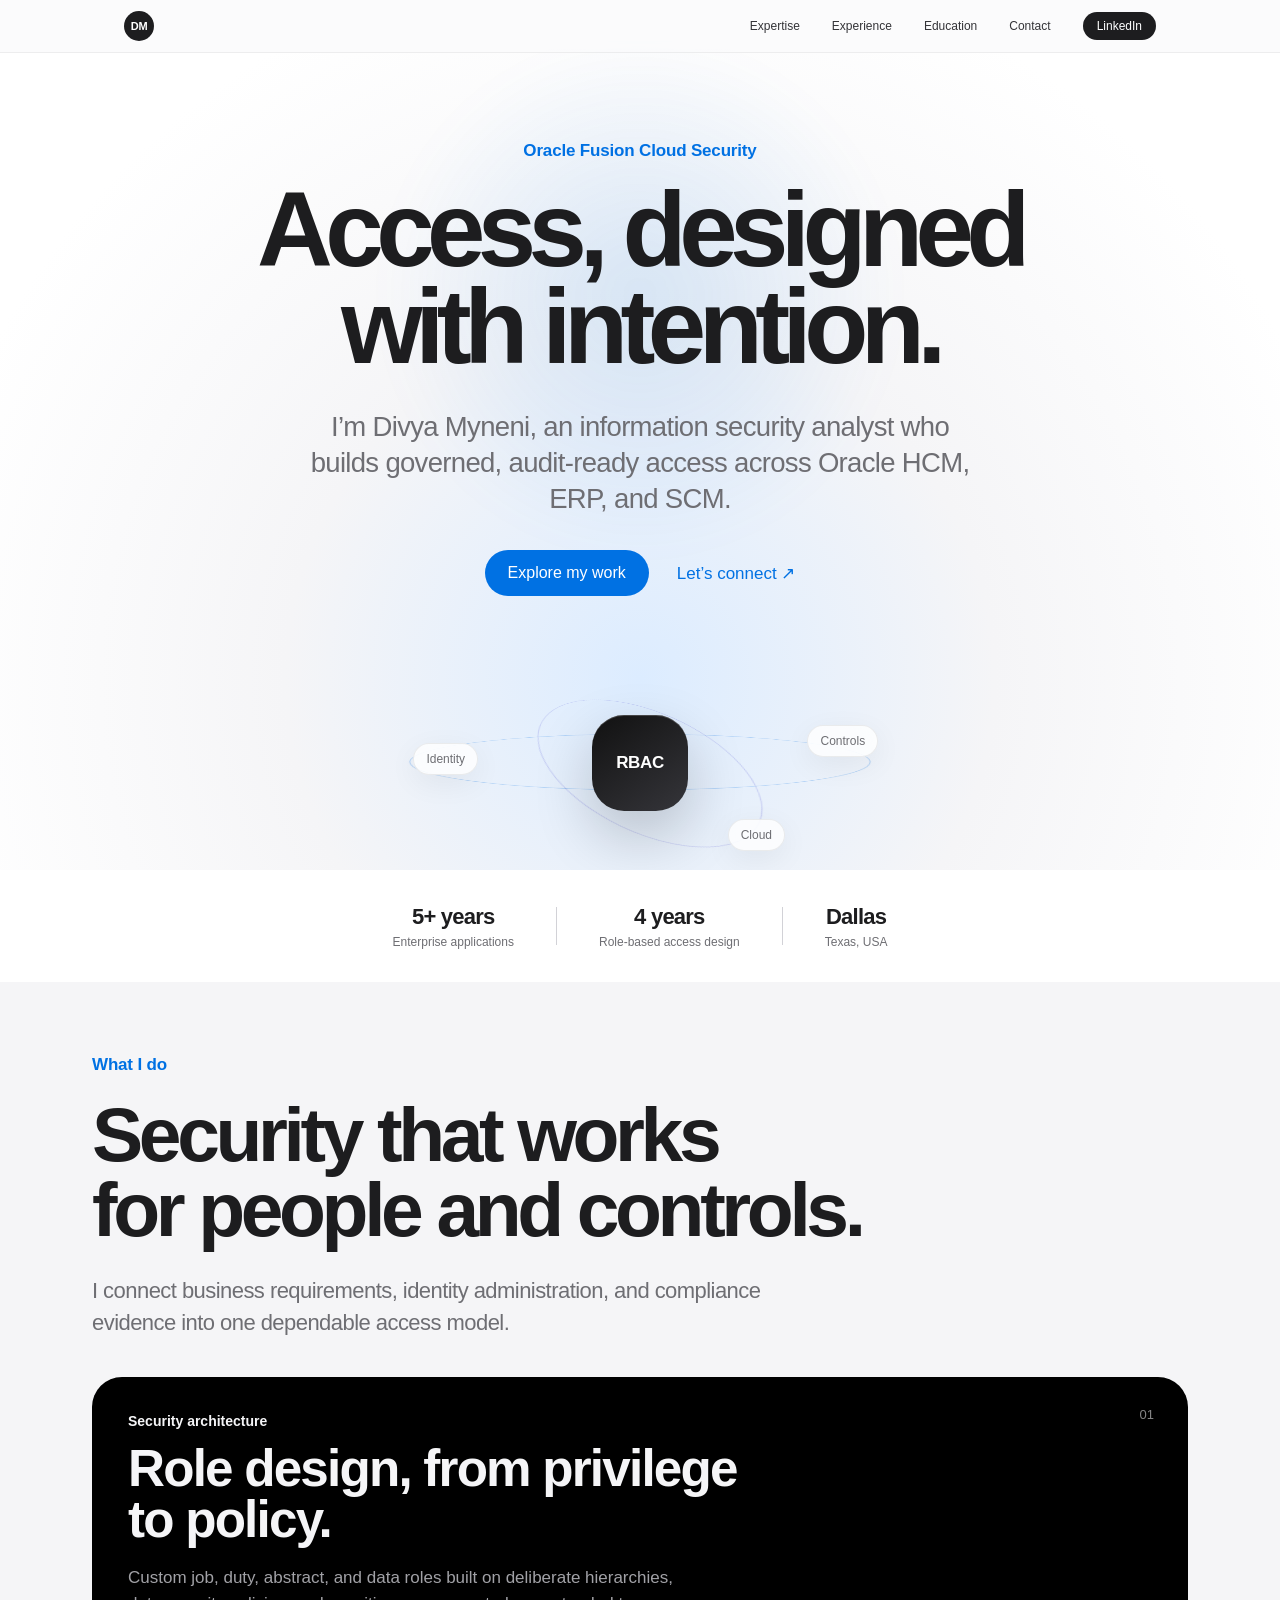
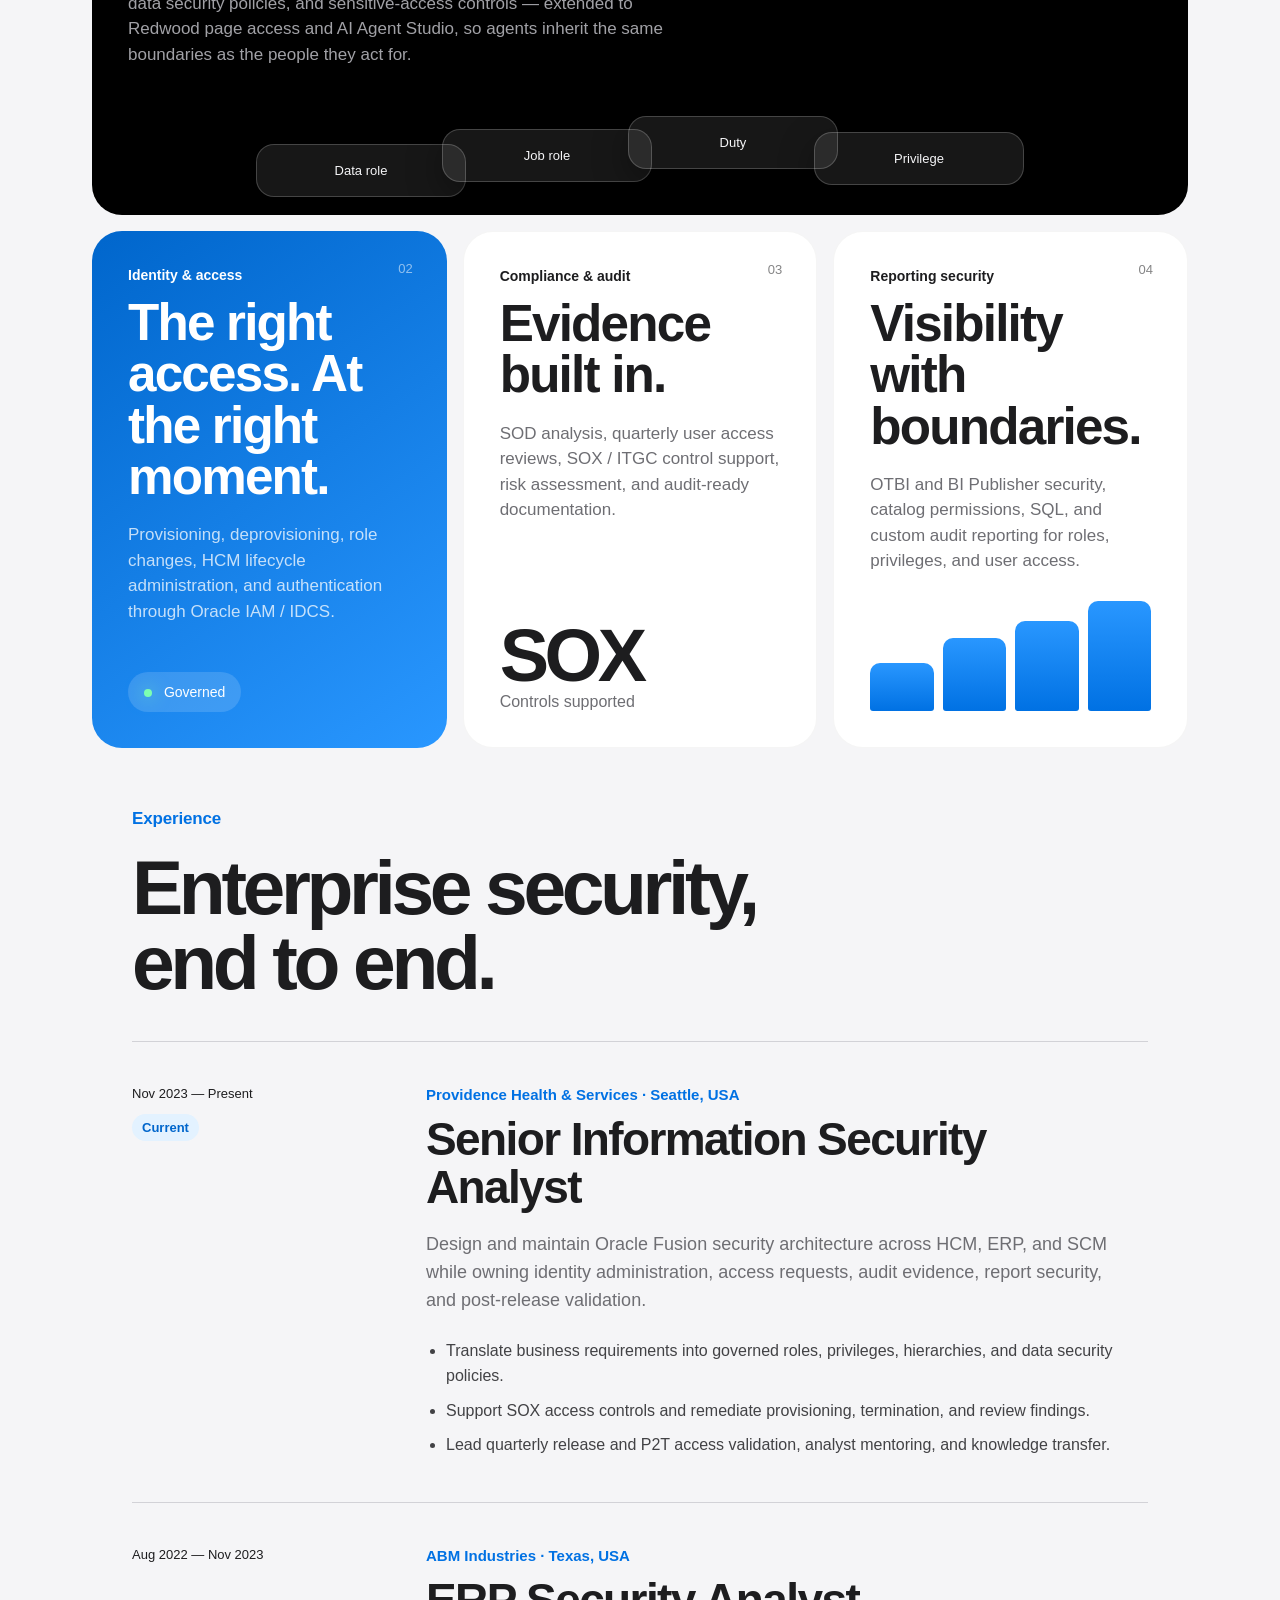
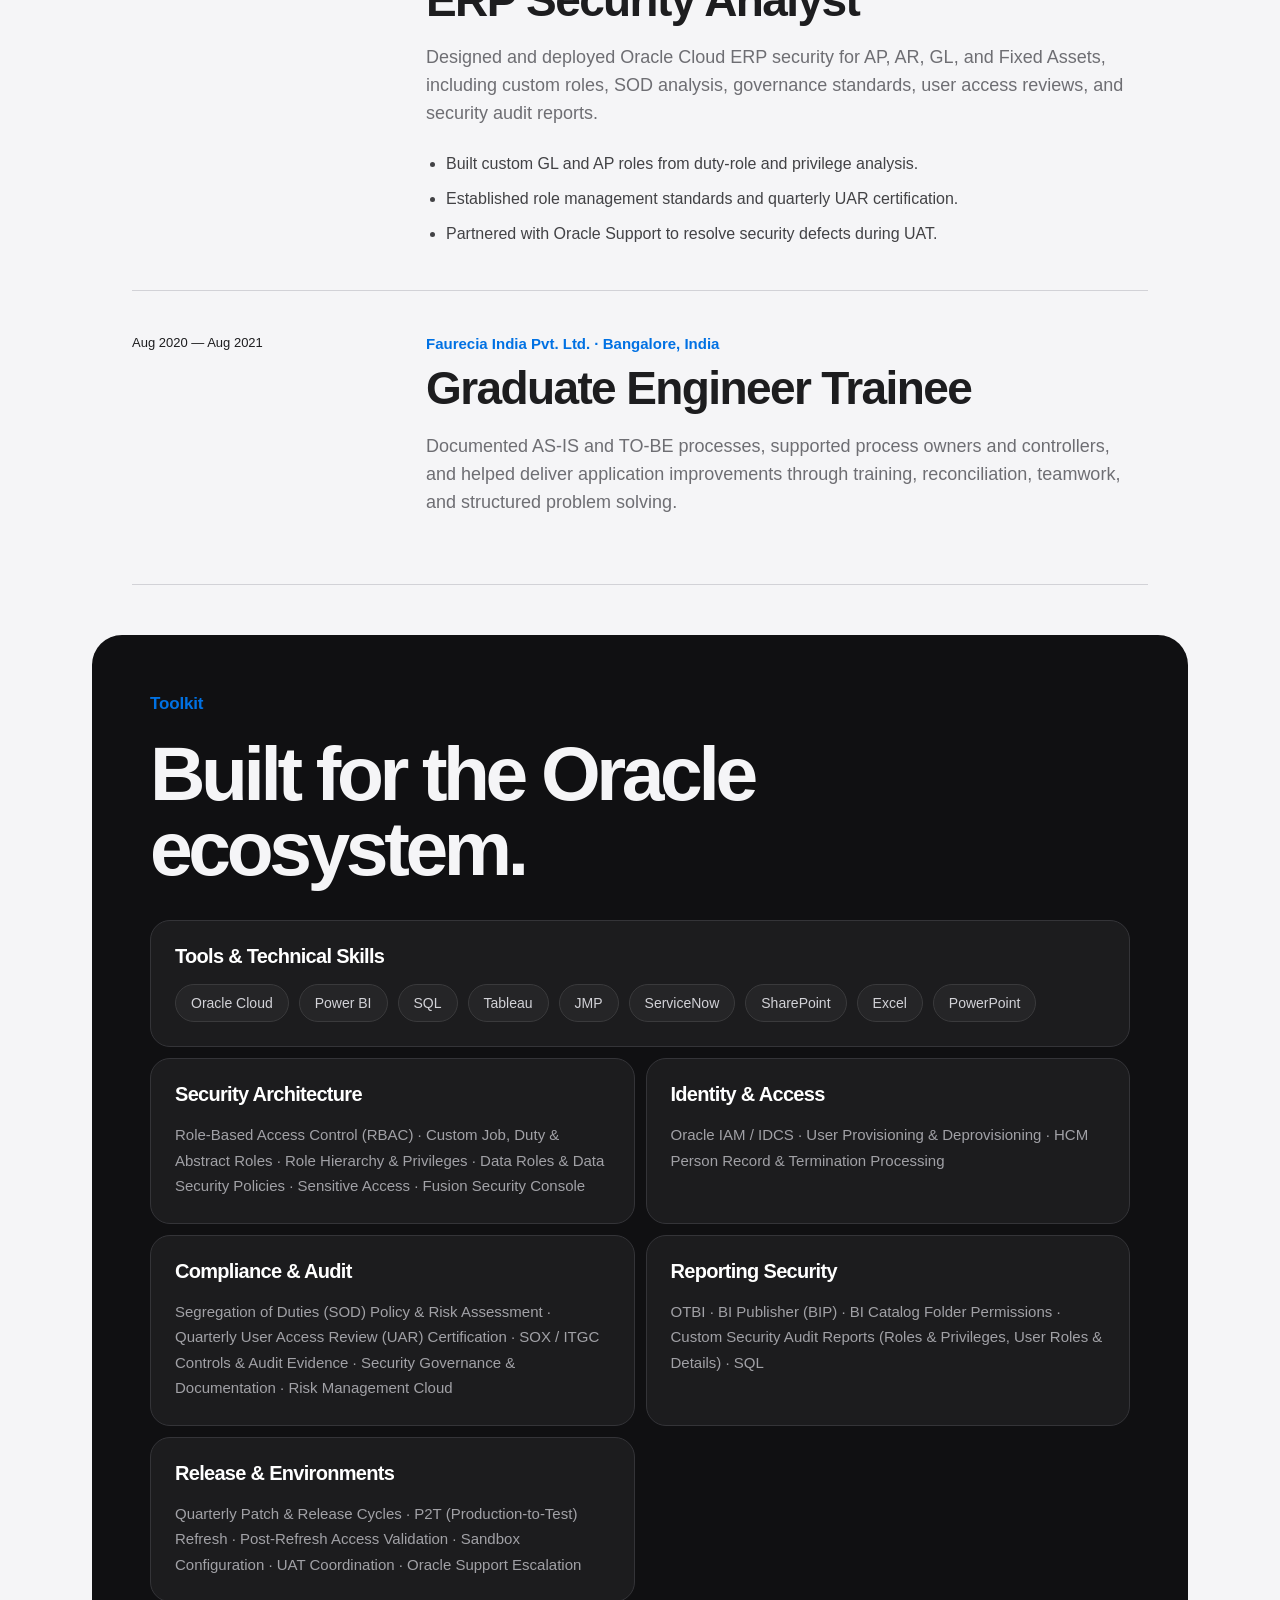
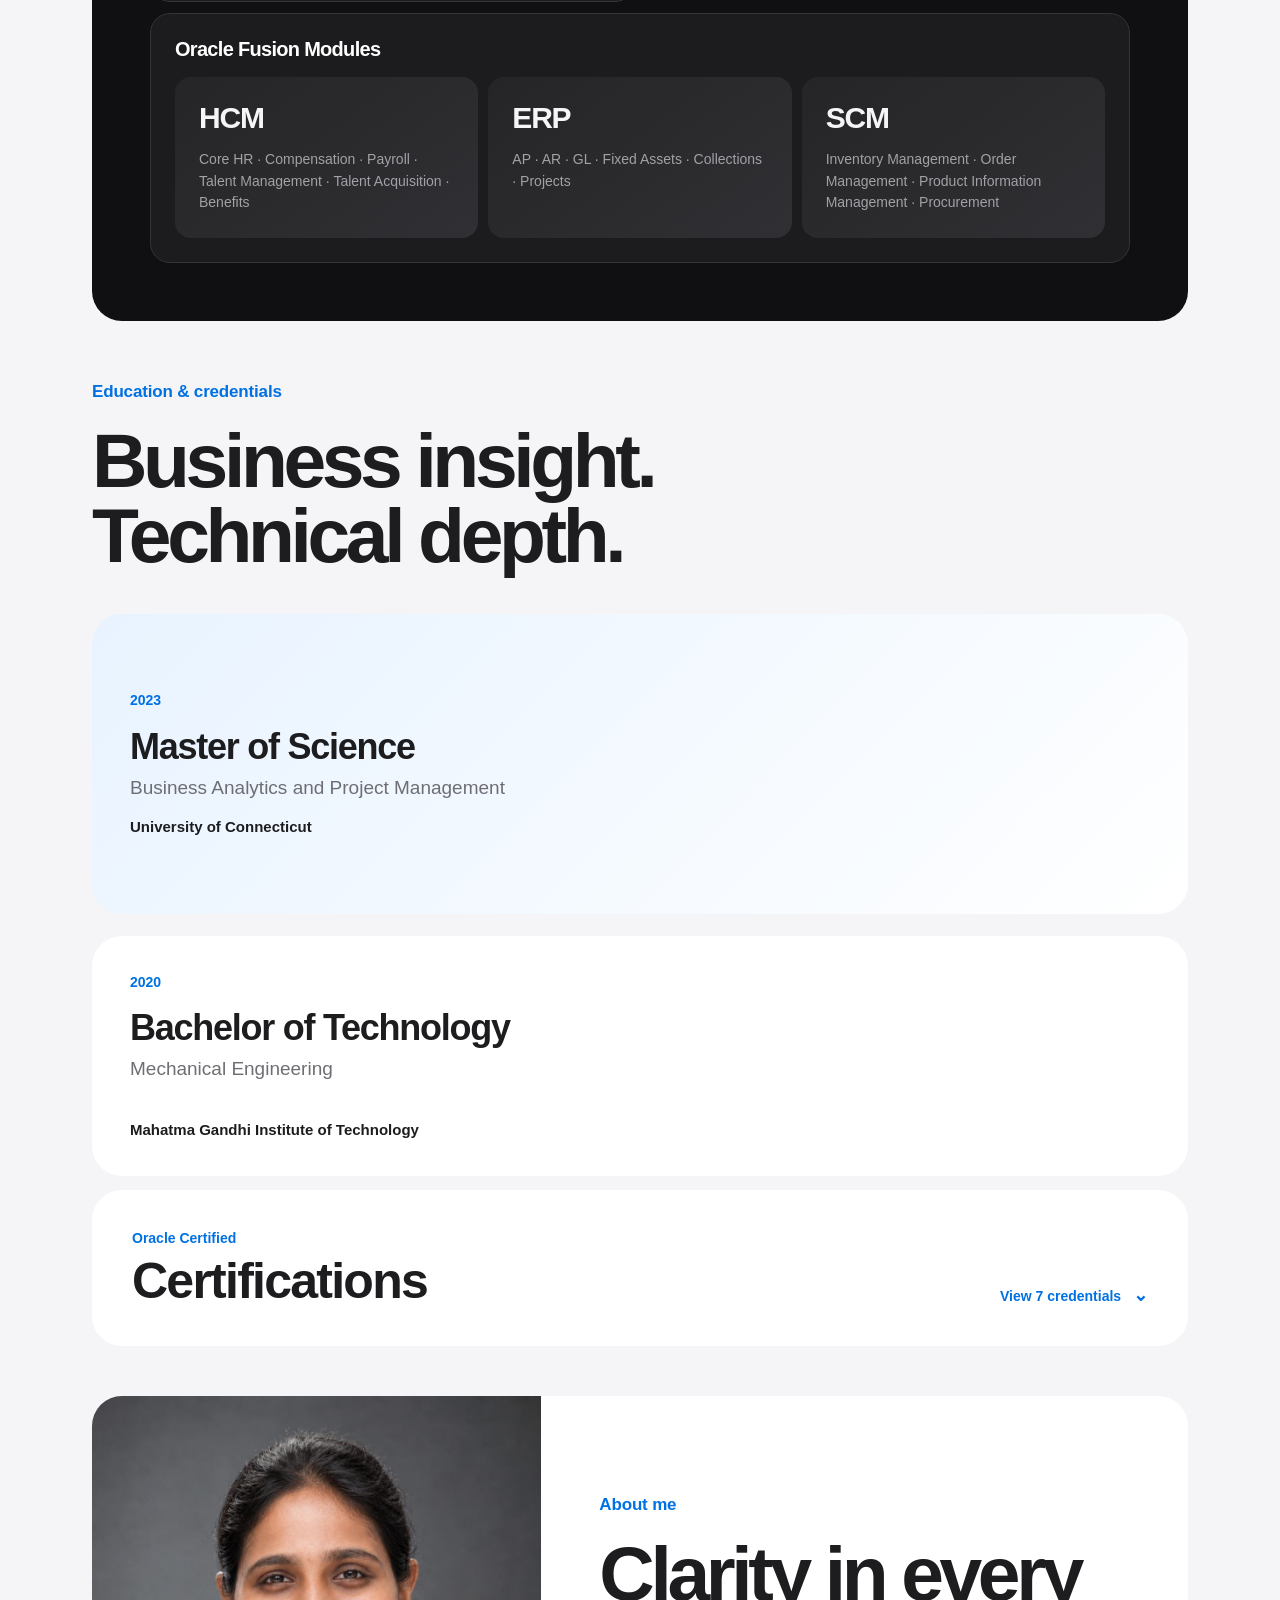
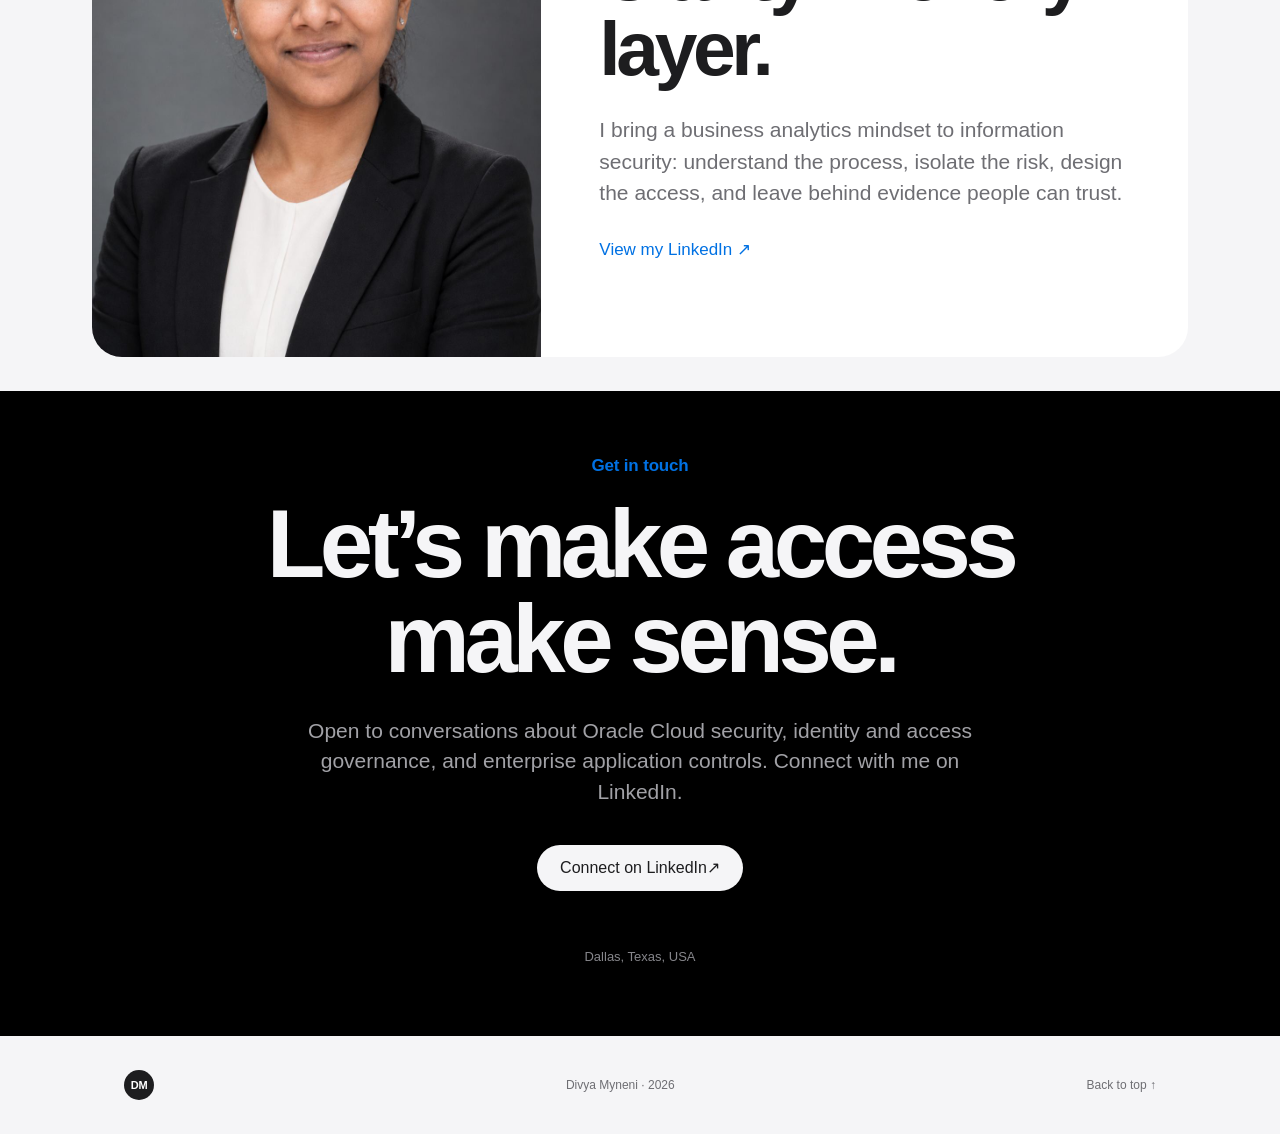
<file: index.html>
<!doctype html>
<html lang="en">
<head>
  <meta charset="utf-8">
  <meta name="viewport" content="width=device-width, initial-scale=1">
  <meta name="theme-color" content="#f5f5f7">
  <meta name="description" content="Divya Myneni is an Oracle Fusion Cloud security specialist focused on identity, access governance, RBAC, SOX controls, and enterprise applications.">
  <meta property="og:title" content="Divya Myneni — Oracle Fusion Cloud Security">
  <meta property="og:description" content="Designing governed, audit-ready access across Oracle HCM, ERP, and SCM.">
  <meta property="og:type" content="website">
  <meta property="og:image" content="http://127.0.0.1:4173/assets/og.png">
  <meta name="twitter:card" content="summary_large_image">
  <meta name="twitter:title" content="Divya Myneni — Oracle Fusion Cloud Security">
  <meta name="twitter:description" content="Designing governed, audit-ready access across Oracle HCM, ERP, and SCM.">
  <meta name="twitter:image" content="http://127.0.0.1:4173/assets/og.png">
  <title>Divya Myneni — Oracle Cloud Security</title>
  <link rel="icon" href="assets/images/favicon.ico">
  <link rel="stylesheet" href="main.3f6952e4.css">
  <link rel="stylesheet" href="toolkit.css">
  <link rel="stylesheet" href="toolkit.css">
</head>
<body>
  <header class="site-header">
    <nav class="nav-shell" aria-label="Primary navigation">
      <a class="wordmark" href="#top" aria-label="Divya Myneni home">DM</a>
      <button class="menu-toggle" type="button" aria-expanded="false" aria-controls="nav-links">Menu</button>
      <div class="nav-links" id="nav-links">
        <a href="#expertise">Expertise</a>
        <a href="#experience">Experience</a>
        <a href="#education">Education</a>
        <a href="#contact">Contact</a>
        <a class="nav-resume" href="https://www.linkedin.com/in/mynenidivya/" target="_blank" rel="noopener noreferrer">LinkedIn</a>
      </div>
    </nav>
  </header>

  <main id="top">
    <section class="hero" aria-labelledby="hero-title">
      <div class="hero-glow" aria-hidden="true"></div>
      <div class="hero-content reveal visible">
        <p class="eyebrow">Oracle Fusion Cloud Security</p>
        <h1 id="hero-title">Access, designed<br>with intention.</h1>
        <p class="hero-copy">I’m Divya Myneni, an information security analyst who builds governed, audit-ready access across Oracle HCM, ERP, and SCM.</p>
        <div class="hero-actions">
          <a class="button button-primary" href="#experience">Explore my work</a>
          <a class="text-link" href="#contact">Let’s connect <span aria-hidden="true">↗</span></a>
        </div>
        <div class="security-orbit" aria-hidden="true">
          <div class="orbit orbit-one"></div><div class="orbit orbit-two"></div>
          <div class="core"><span>RBAC</span></div>
          <span class="orbit-label label-one">Identity</span><span class="orbit-label label-two">Controls</span><span class="orbit-label label-three">Cloud</span>
        </div>
      </div>
    </section>

    <section class="preview-strip" aria-label="Professional summary">
      <p><strong>5+ years</strong><span>Enterprise applications</span></p>
      <i aria-hidden="true"></i>
      <p><strong>4 years</strong><span>Role-based access design</span></p>
      <i aria-hidden="true"></i>
      <p><strong>Dallas</strong><span>Texas, USA</span></p>
    </section>

    <section class="section intro-section" id="expertise">
      <div class="section-heading reveal">
        <p class="eyebrow">What I do</p>
        <h2>Security that works<br>for people and controls.</h2>
        <p>I connect business requirements, identity administration, and compliance evidence into one dependable access model.</p>
      </div>
      <div class="bento-grid">
        <article class="bento-card bento-dark bento-wide reveal">
          <span class="card-number">01</span>
          <div>
            <p class="card-kicker">Security architecture</p>
            <h3>Role design, from privilege to policy.</h3>
            <p>Custom job, duty, abstract, and data roles built on deliberate hierarchies, data security policies, and sensitive-access controls — extended to Redwood page access and AI Agent Studio, so agents inherit the same boundaries as the people they act for.</p>
          </div>
          <div class="role-stack" aria-hidden="true"><span>Data role</span><span>Job role</span><span>Duty</span><span>Privilege</span></div>
        </article>
        <article class="bento-card bento-blue reveal">
          <span class="card-number">02</span>
          <div>
            <p class="card-kicker">Identity &amp; access</p>
            <h3>The right access. At the right moment.</h3>
            <p>Provisioning, deprovisioning, role changes, HCM lifecycle administration, and authentication through Oracle IAM / IDCS.</p>
          </div>
          <div class="status-pill"><span></span> Governed</div>
        </article>
        <article class="bento-card bento-light reveal">
          <span class="card-number">03</span>
          <div>
            <p class="card-kicker">Compliance &amp; audit</p>
            <h3>Evidence built in.</h3>
            <p>SOD analysis, quarterly user access reviews, SOX / ITGC control support, risk assessment, and audit-ready documentation.</p>
          </div>
          <div class="metric"><strong>SOX</strong><span>Controls supported</span></div>
        </article>
        <article class="bento-card bento-light reveal">
          <span class="card-number">04</span>
          <div>
            <p class="card-kicker">Reporting security</p>
            <h3>Visibility with boundaries.</h3>
            <p>OTBI and BI Publisher security, catalog permissions, SQL, and custom audit reporting for roles, privileges, and user access.</p>
          </div>
          <div class="mini-bars" aria-hidden="true"><span></span><span></span><span></span><span></span></div>
        </article>
      </div>
    </section>

    <section class="section experience-section" id="experience">
      <div class="section-heading reveal">
        <p class="eyebrow">Experience</p>
        <h2>Enterprise security,<br>end to end.</h2>
      </div>
      <div class="timeline">
        <article class="role reveal">
          <div class="role-meta"><span class="role-date">Nov 2023 — Present</span><span class="current-dot">Current</span></div>
          <div class="role-main">
            <p class="company">Providence Health &amp; Services · Seattle, USA</p>
            <h3>Senior Information Security Analyst</h3>
            <p class="role-summary">Design and maintain Oracle Fusion security architecture across HCM, ERP, and SCM while owning identity administration, access requests, audit evidence, report security, and post-release validation.</p>
            <ul class="role-points">
              <li>Translate business requirements into governed roles, privileges, hierarchies, and data security policies.</li>
              <li>Support SOX access controls and remediate provisioning, termination, and review findings.</li>
              <li>Lead quarterly release and P2T access validation, analyst mentoring, and knowledge transfer.</li>
            </ul>
          </div>
        </article>
        <article class="role reveal">
          <div class="role-meta"><span class="role-date">Aug 2022 — Nov 2023</span></div>
          <div class="role-main">
            <p class="company">ABM Industries · Texas, USA</p>
            <h3>ERP Security Analyst</h3>
            <p class="role-summary">Designed and deployed Oracle Cloud ERP security for AP, AR, GL, and Fixed Assets, including custom roles, SOD analysis, governance standards, user access reviews, and security audit reports.</p>
            <ul class="role-points">
              <li>Built custom GL and AP roles from duty-role and privilege analysis.</li>
              <li>Established role management standards and quarterly UAR certification.</li>
              <li>Partnered with Oracle Support to resolve security defects during UAT.</li>
            </ul>
          </div>
        </article>
        <article class="role reveal">
          <div class="role-meta"><span class="role-date">Aug 2020 — Aug 2021</span></div>
          <div class="role-main">
            <p class="company">Faurecia India Pvt. Ltd. · Bangalore, India</p>
            <h3>Graduate Engineer Trainee</h3>
            <p class="role-summary">Documented AS-IS and TO-BE processes, supported process owners and controllers, and helped deliver application improvements through training, reconciliation, teamwork, and structured problem solving.</p>
          </div>
        </article>
      </div>
    </section>

    <section class="section toolkit-section" id="toolkit" aria-labelledby="toolkit-title">
      <div class="toolkit-panel reveal">
        <p class="eyebrow">Toolkit</p>
        <h2 id="toolkit-title">Built for the Oracle ecosystem.</h2>
        <div class="toolkit-groups" aria-label="Professional tools and skills">
          <article class="toolkit-group toolkit-tools"><h3>Tools &amp; Technical Skills</h3><div class="skill-tags"><span>Oracle Cloud</span><span>Power BI</span><span>SQL</span><span>Tableau</span><span>JMP</span><span>ServiceNow</span><span>SharePoint</span><span>Excel</span><span>PowerPoint</span></div></article>
          <article class="toolkit-group"><h3>Security Architecture</h3><p>Role-Based Access Control (RBAC) · Custom Job, Duty &amp; Abstract Roles · Role Hierarchy &amp; Privileges · Data Roles &amp; Data Security Policies · Sensitive Access · Fusion Security Console</p></article>
          <article class="toolkit-group"><h3>Identity &amp; Access</h3><p>Oracle IAM / IDCS · User Provisioning &amp; Deprovisioning · HCM Person Record &amp; Termination Processing</p></article>
          <article class="toolkit-group"><h3>Compliance &amp; Audit</h3><p>Segregation of Duties (SOD) Policy &amp; Risk Assessment · Quarterly User Access Review (UAR) Certification · SOX / ITGC Controls &amp; Audit Evidence · Security Governance &amp; Documentation · Risk Management Cloud</p></article>
          <article class="toolkit-group"><h3>Reporting Security</h3><p>OTBI · BI Publisher (BIP) · BI Catalog Folder Permissions · Custom Security Audit Reports (Roles &amp; Privileges, User Roles &amp; Details) · SQL</p></article>
          <article class="toolkit-group"><h3>Release &amp; Environments</h3><p>Quarterly Patch &amp; Release Cycles · P2T (Production-to-Test) Refresh · Post-Refresh Access Validation · Sandbox Configuration · UAT Coordination · Oracle Support Escalation</p></article>
          <article class="toolkit-group toolkit-modules"><h3>Oracle Fusion Modules</h3><div class="module-grid"><div><strong>HCM</strong><span>Core HR · Compensation · Payroll · Talent Management · Talent Acquisition · Benefits</span></div><div><strong>ERP</strong><span>AP · AR · GL · Fixed Assets · Collections · Projects</span></div><div><strong>SCM</strong><span>Inventory Management · Order Management · Product Information Management · Procurement</span></div></div></article>
        </div>
      </div>
    </section>

    <section class="section education-section" id="education">
      <div class="section-heading reveal">
        <p class="eyebrow">Education &amp; credentials</p>
        <h2>Business insight.<br>Technical depth.</h2>
      </div>
      <div class="education-grid">
        <article class="degree degree-feature reveal">
          <div class="degree-copy">
            <span>2023</span>
            <h3>Master of Science</h3>
            <p>Business Analytics and Project Management</p>
            <strong>University of Connecticut</strong>
          </div>
        </article>
        <article class="degree reveal">
          <span>2020</span>
          <h3>Bachelor of Technology</h3>
          <p>Mechanical Engineering</p>
          <strong>Mahatma Gandhi Institute of Technology</strong>
        </article>
      </div>
      <details class="certifications reveal">
        <summary class="certifications-heading">
          <span class="certifications-title"><small>Oracle Certified</small><b>Certifications</b></span>
          <strong>View 7 credentials <i aria-hidden="true">⌄</i></strong>
        </summary>
        <ol class="certification-list">
          <li><span>01</span><p>Oracle Fusion AI Agent Studio Certified Foundations Associate</p><em>Release 1</em></li>
          <li><span>02</span><p>Oracle Fusion Cloud Applications HCM Process Essentials Certified</p><em>Release 1</em></li>
          <li><span>03</span><p>Oracle Cloud Infrastructure 2025 Certified AI Foundations Associate</p><em>2025</em></li>
          <li><span>04</span><p>Oracle Data Platform 2025 Certified Foundations Associate</p><em>2025</em></li>
          <li><span>05</span><p>Oracle Fusion Cloud Applications SCM Process Essentials Certified</p><em>Release 1</em></li>
          <li><span>06</span><p>Oracle Financials Business Process Certified Foundations Associate</p><em>Release 2</em></li>
          <li><span>07</span><p>Oracle Fusion Cloud Applications ERP Process Essentials Certified</p><em>Release 1</em></li>
        </ol>
      </details>
    </section>

    <section class="section profile-section" id="about">
      <div class="profile-card reveal">
        <div class="profile-image-wrap"><img src="assets/images/divya-myneni-headshot.jpeg" alt="Professional portrait of Divya Myneni" loading="lazy"></div>
        <div class="profile-copy">
          <p class="eyebrow">About me</p>
          <h2>Clarity in every layer.</h2>
          <p>I bring a business analytics mindset to information security: understand the process, isolate the risk, design the access, and leave behind evidence people can trust.</p>
          <a class="text-link" href="https://www.linkedin.com/in/mynenidivya/" target="_blank" rel="noopener noreferrer">View my LinkedIn <span aria-hidden="true">↗</span></a>
        </div>
      </div>
    </section>

    <section class="contact-section" id="contact">
      <div class="contact-inner reveal">
        <p class="eyebrow">Get in touch</p>
        <h2>Let’s make access<br>make sense.</h2>
        <p class="contact-copy">Open to conversations about Oracle Cloud security, identity and access governance, and enterprise application controls. Connect with me on LinkedIn.</p>
        <div class="contact-actions">
          <a class="button button-light" href="https://www.linkedin.com/in/mynenidivya/" target="_blank" rel="noopener noreferrer" aria-label="Connect with Divya Myneni on LinkedIn">Connect on LinkedIn <span aria-hidden="true">↗</span></a>
        </div>
        <p class="location">Dallas, Texas, USA</p>
      </div>
    </section>
  </main>

  <footer><a class="wordmark" href="#top" aria-label="Back to top">DM</a><p>Divya Myneni · <span id="year"></span></p><a href="#top">Back to top ↑</a></footer>
  <script src="portfolio.js"></script>
</body>
</html>
</file>
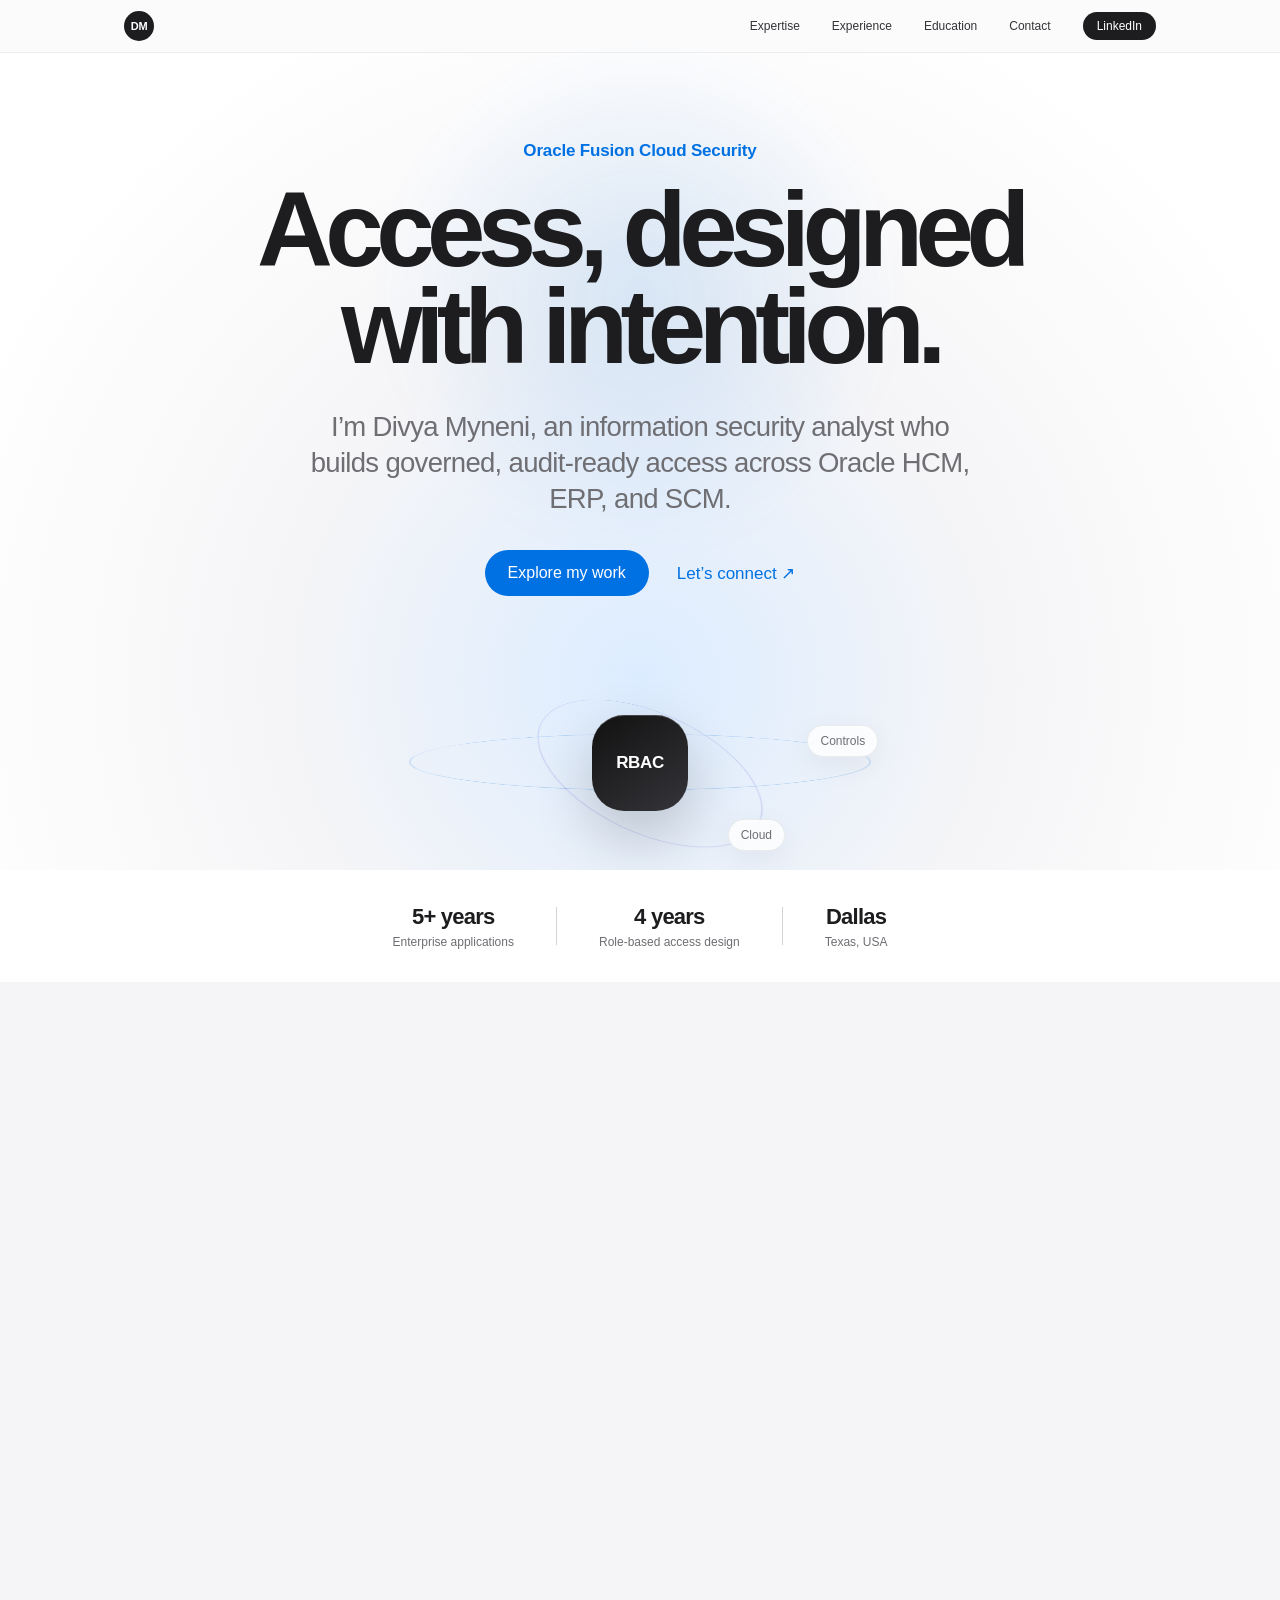
<file: about.html>
<!doctype html><html lang="en"><head><meta charset="utf-8"><meta name="viewport" content="width=device-width,initial-scale=1"><meta http-equiv="refresh" content="0;url=index.html#expertise"><title>About Divya Myneni</title></head><body><p><a href="index.html#expertise">Continue to About</a></p></body></html>
</file>
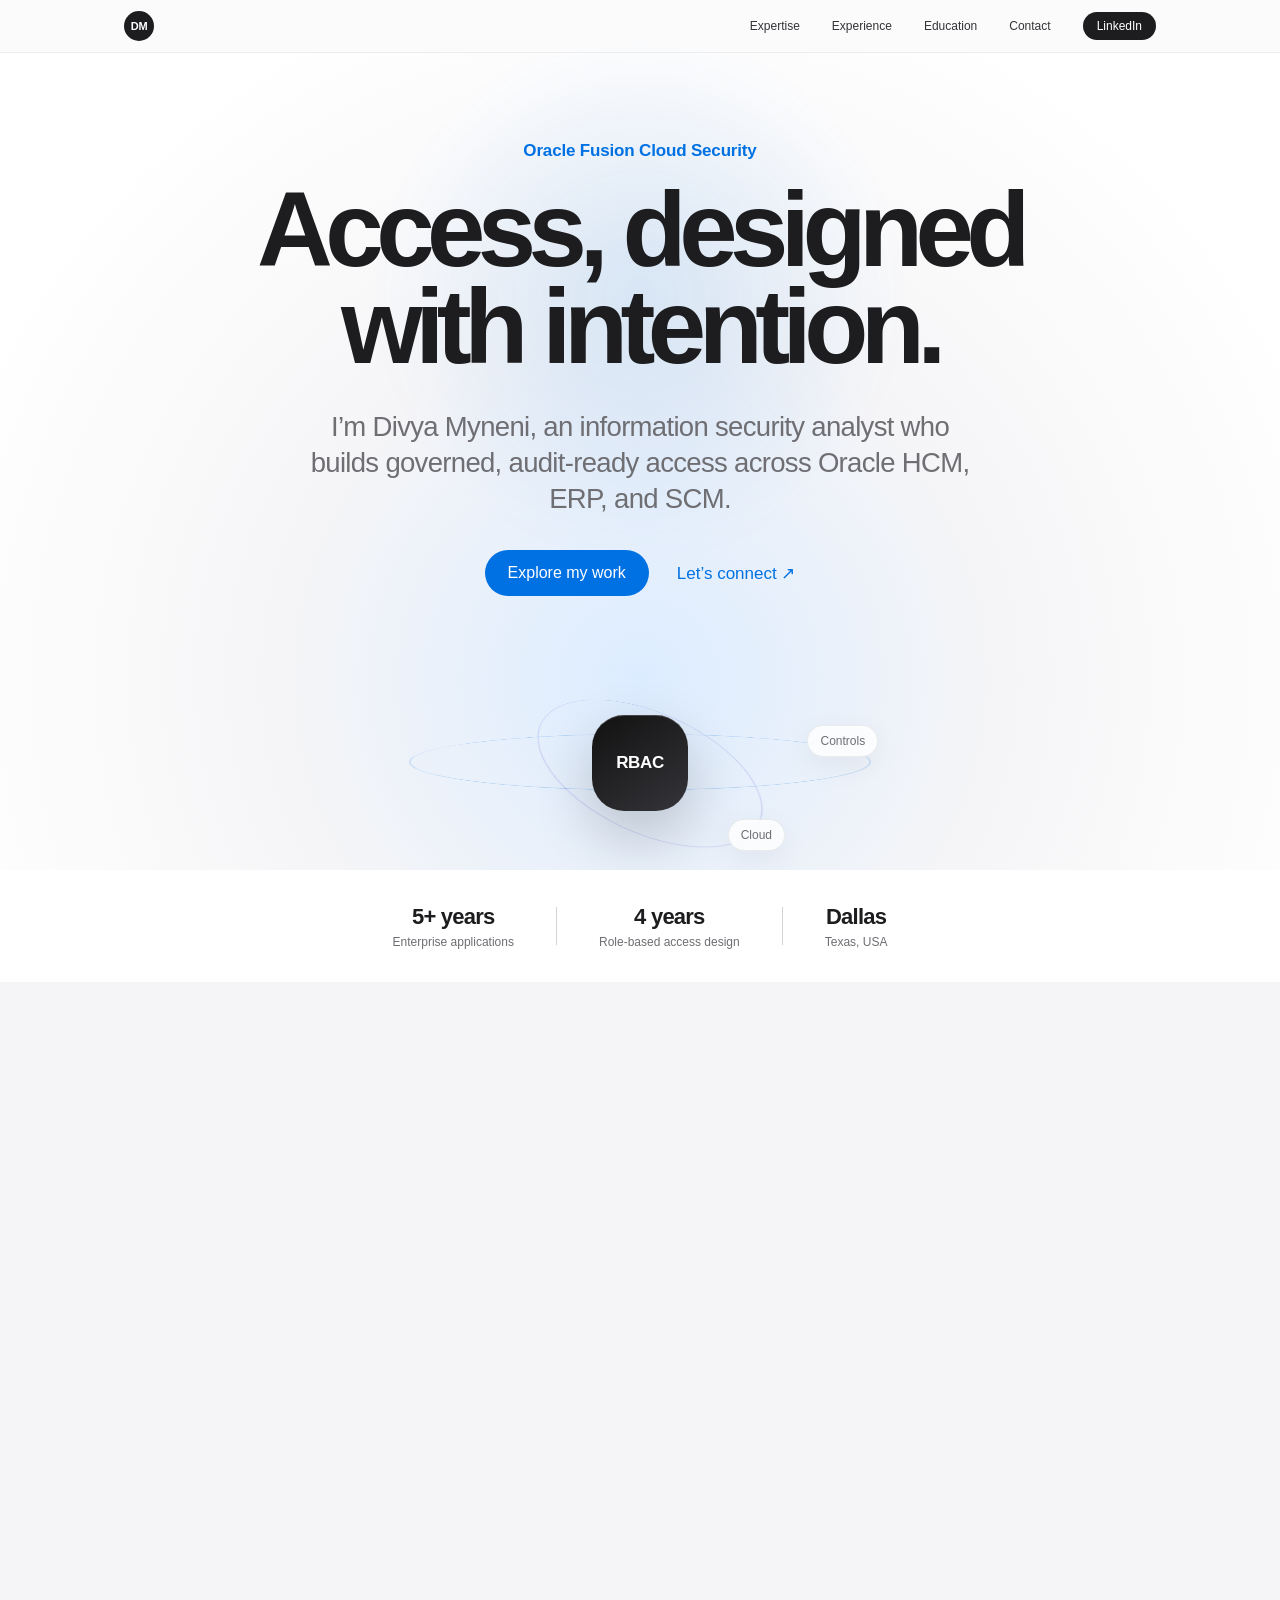
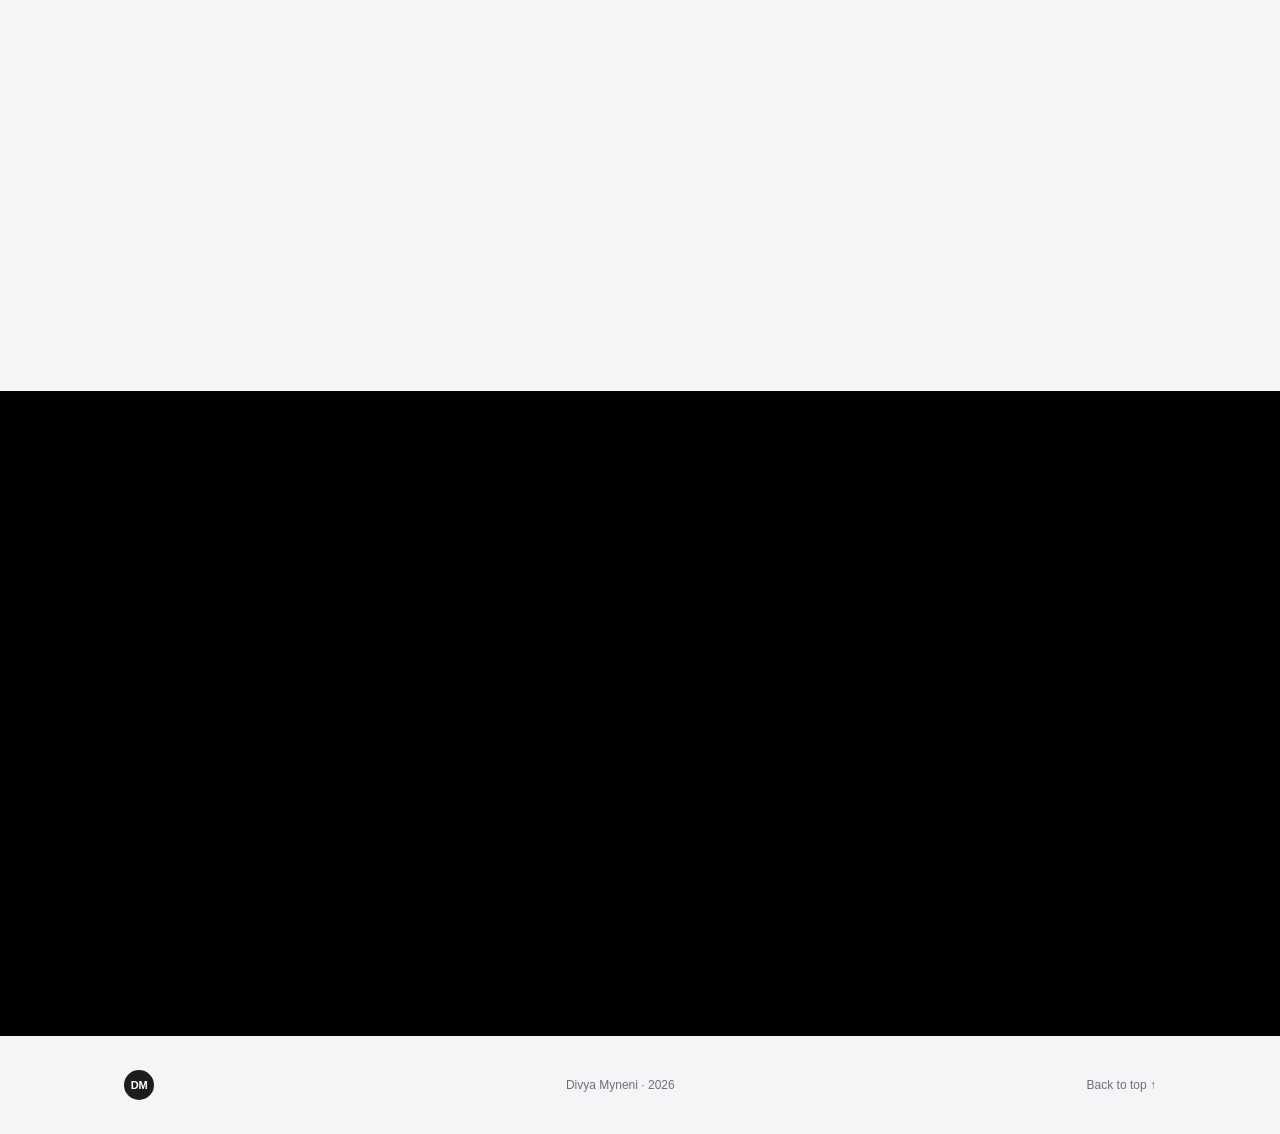
<file: achievements.html>
<!doctype html><html lang="en"><head><meta charset="utf-8"><meta name="viewport" content="width=device-width,initial-scale=1"><meta http-equiv="refresh" content="0;url=index.html#education"><title>Divya Myneni Credentials</title></head><body><p><a href="index.html#education">Continue to Credentials</a></p></body></html>
</file>
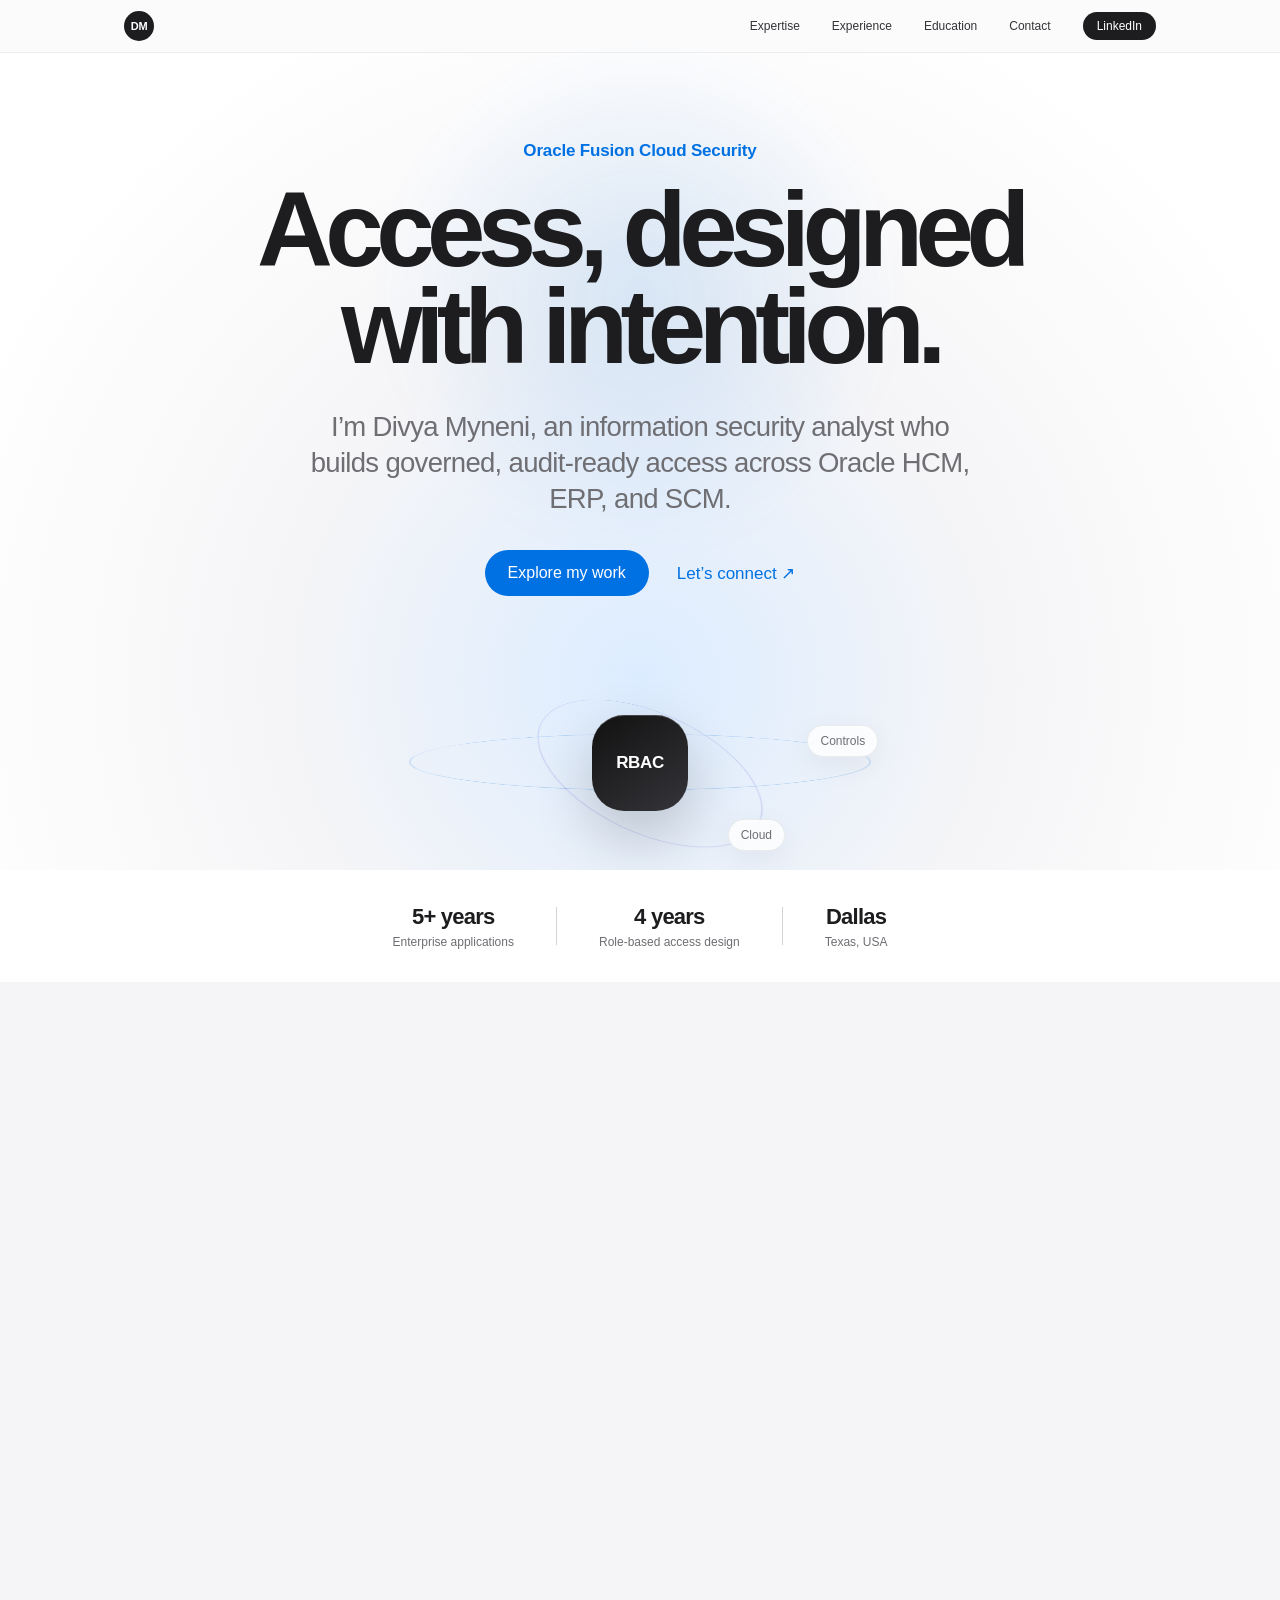
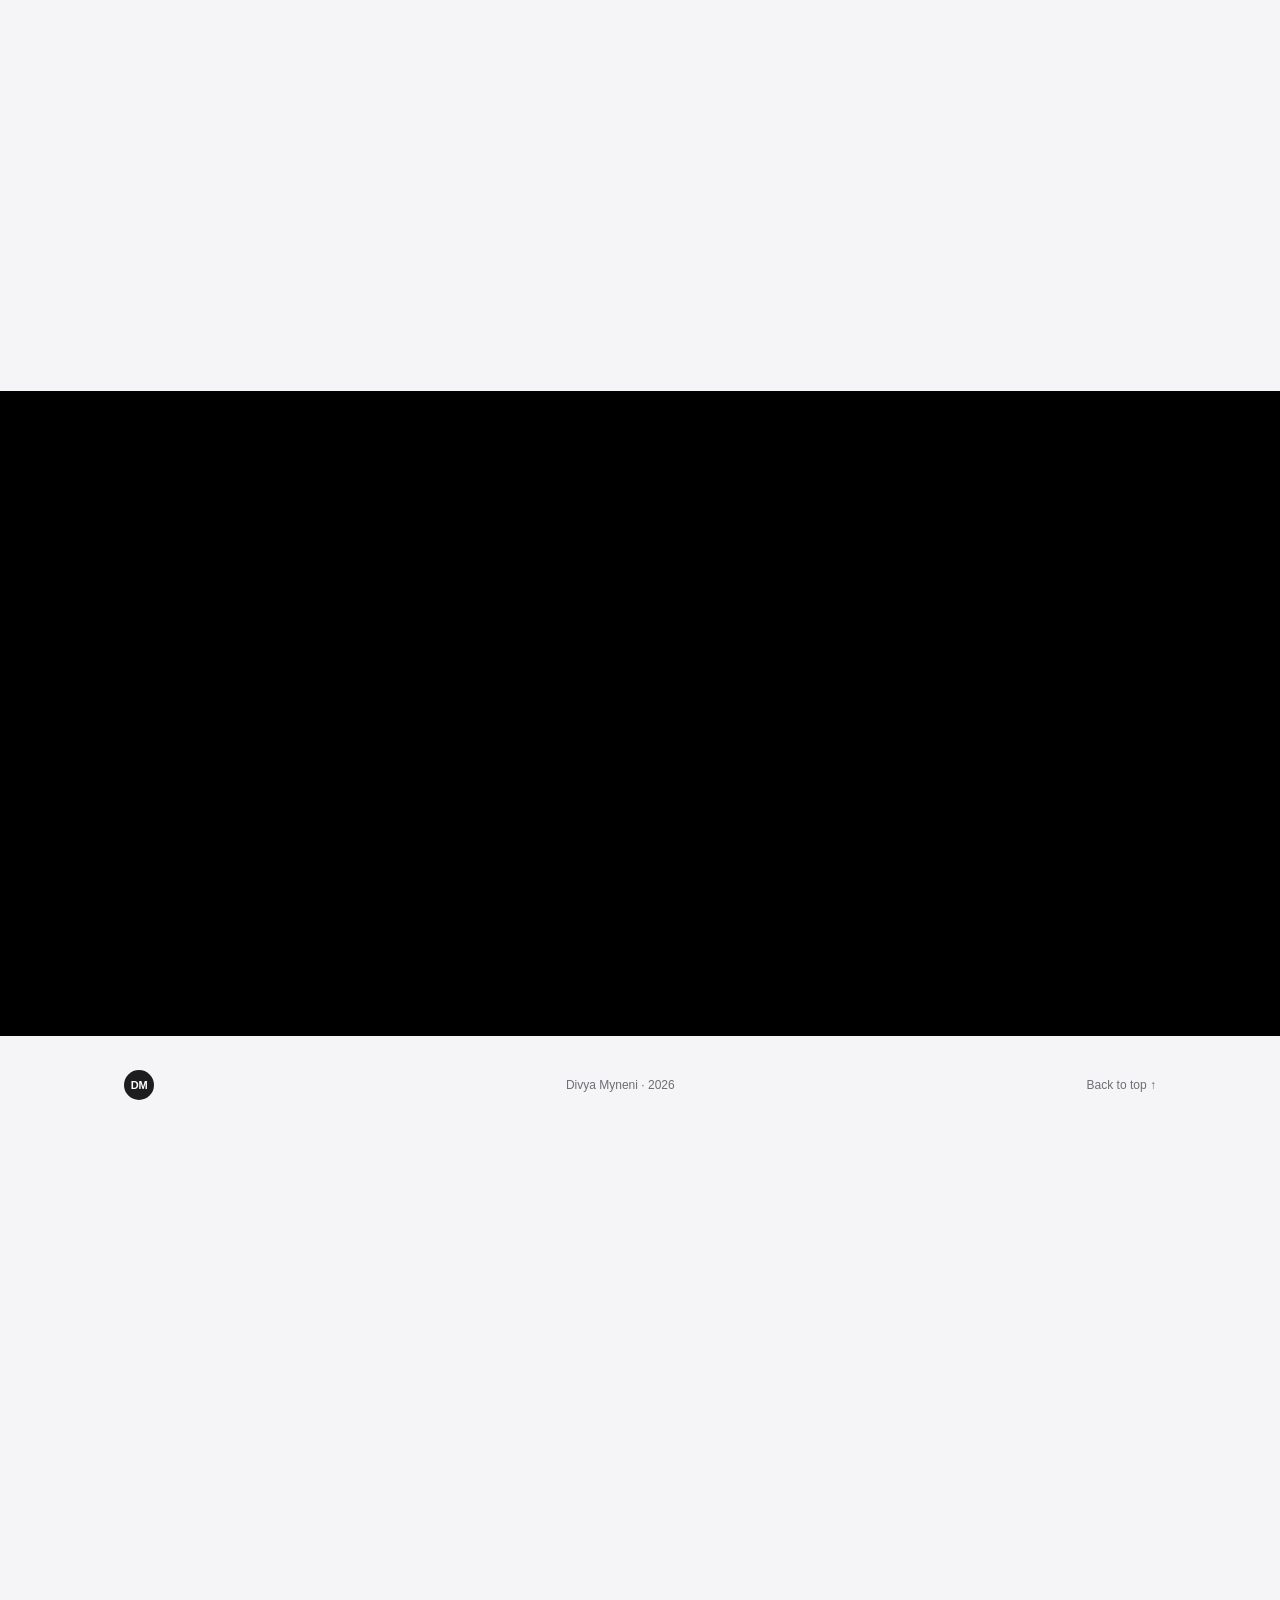
<file: contact.html>
<!doctype html><html lang="en"><head><meta charset="utf-8"><meta name="viewport" content="width=device-width,initial-scale=1"><meta http-equiv="refresh" content="0;url=index.html#contact"><title>Contact Divya Myneni</title></head><body><p><a href="index.html#contact">Continue to Contact</a></p></body></html>
</file>
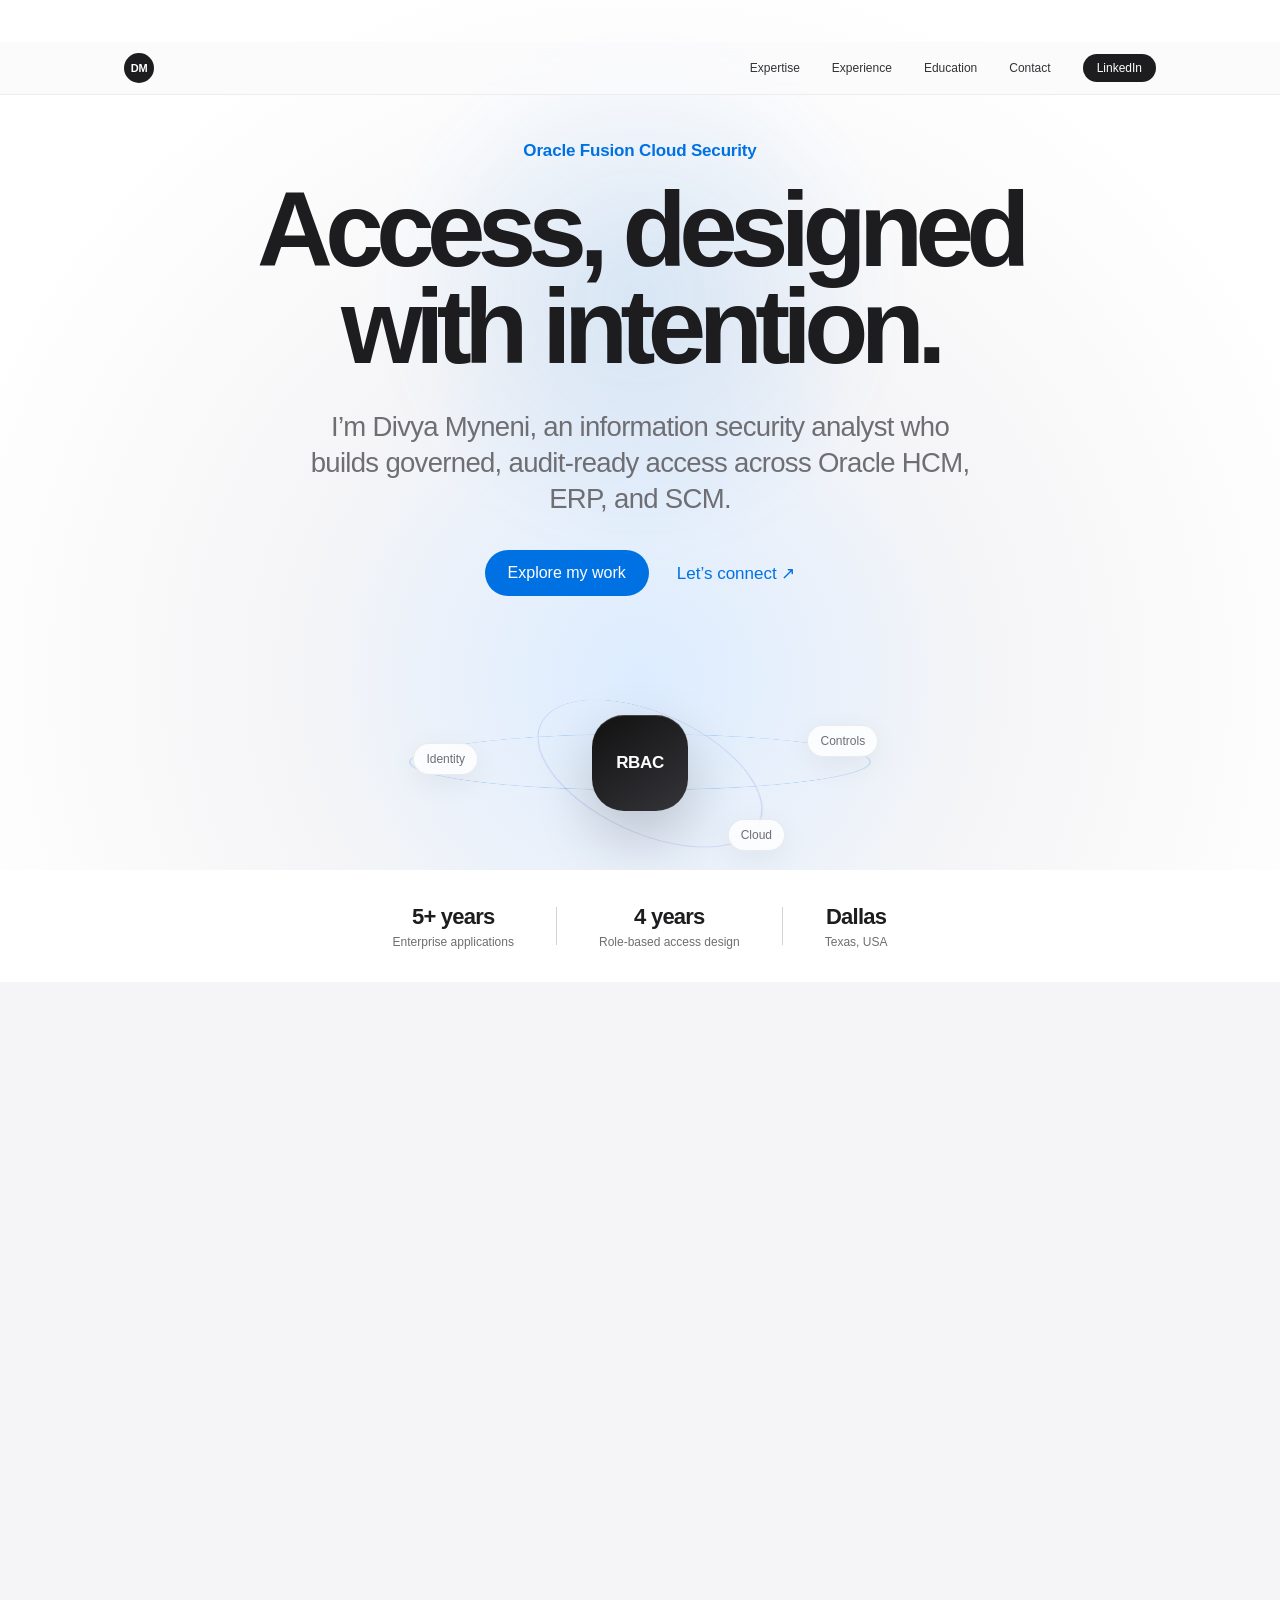
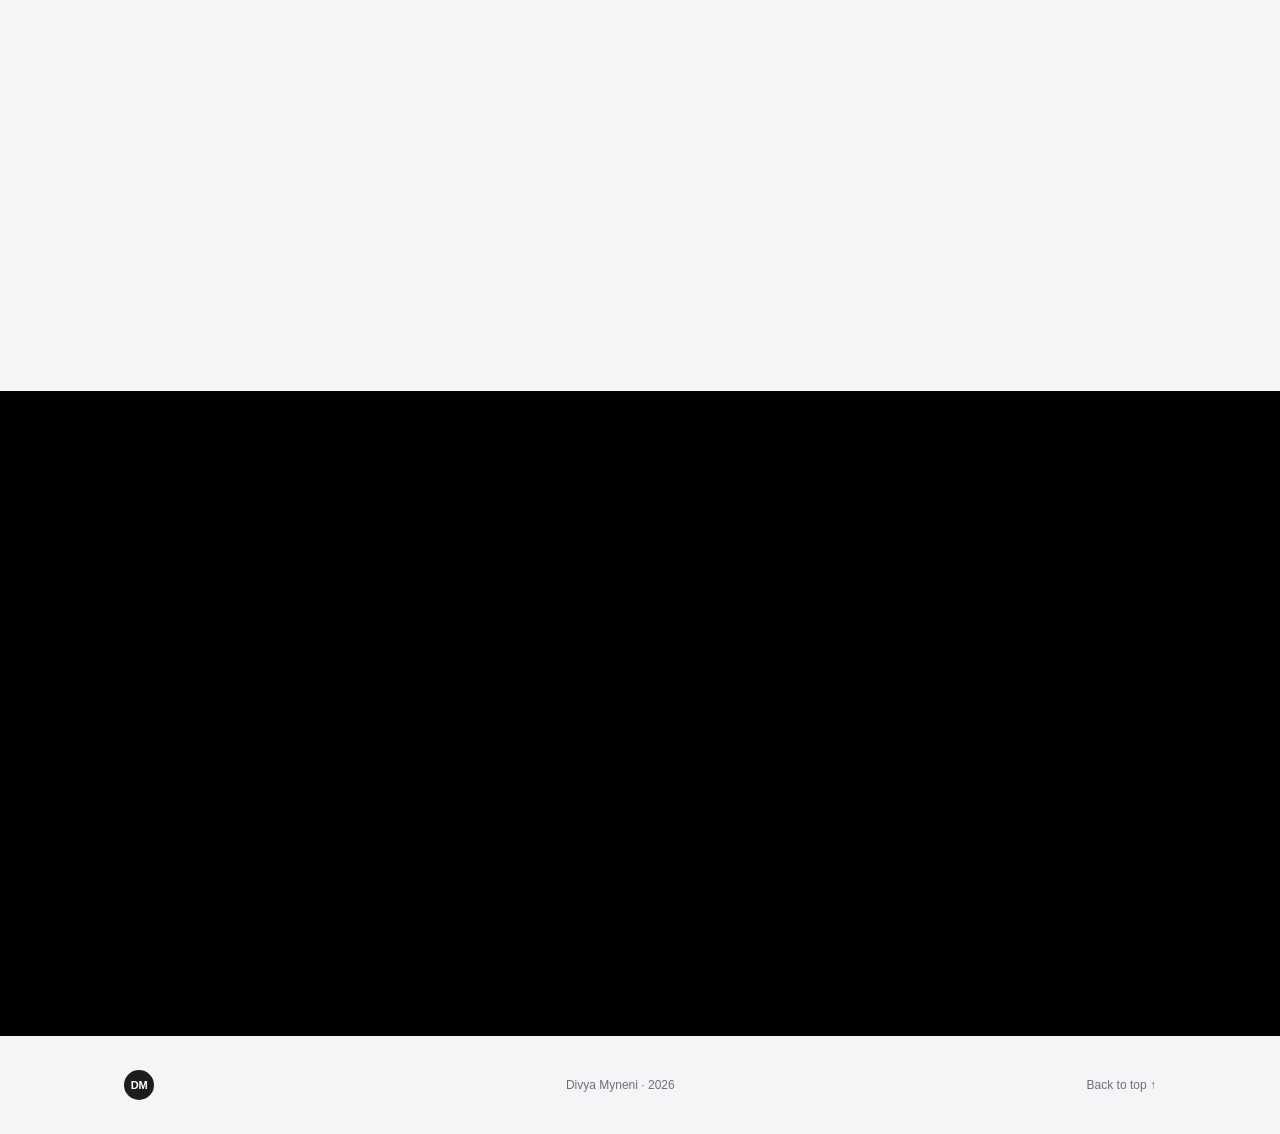
<file: experience.html>
<!doctype html><html lang="en"><head><meta charset="utf-8"><meta name="viewport" content="width=device-width,initial-scale=1"><meta http-equiv="refresh" content="0;url=index.html#experience"><title>Divya Myneni Experience</title></head><body><p><a href="index.html#experience">Continue to Experience</a></p></body></html>
</file>
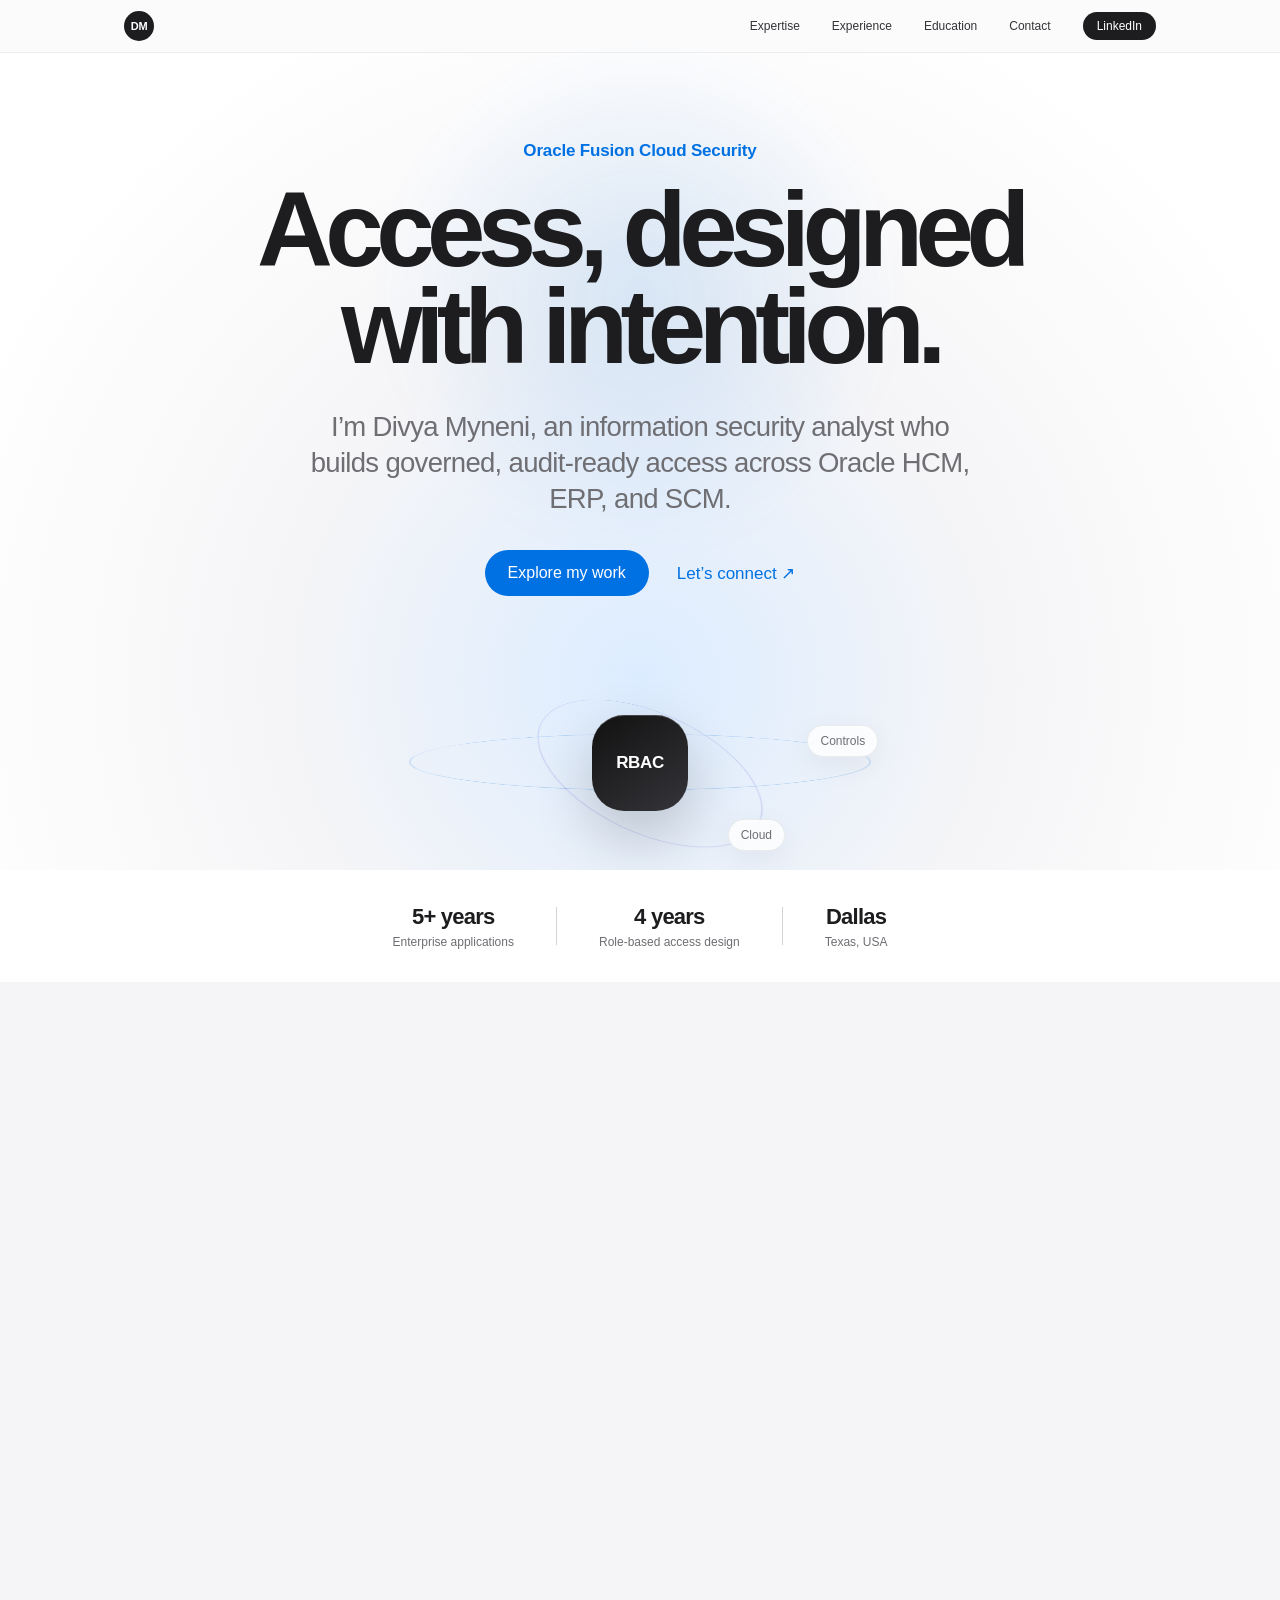
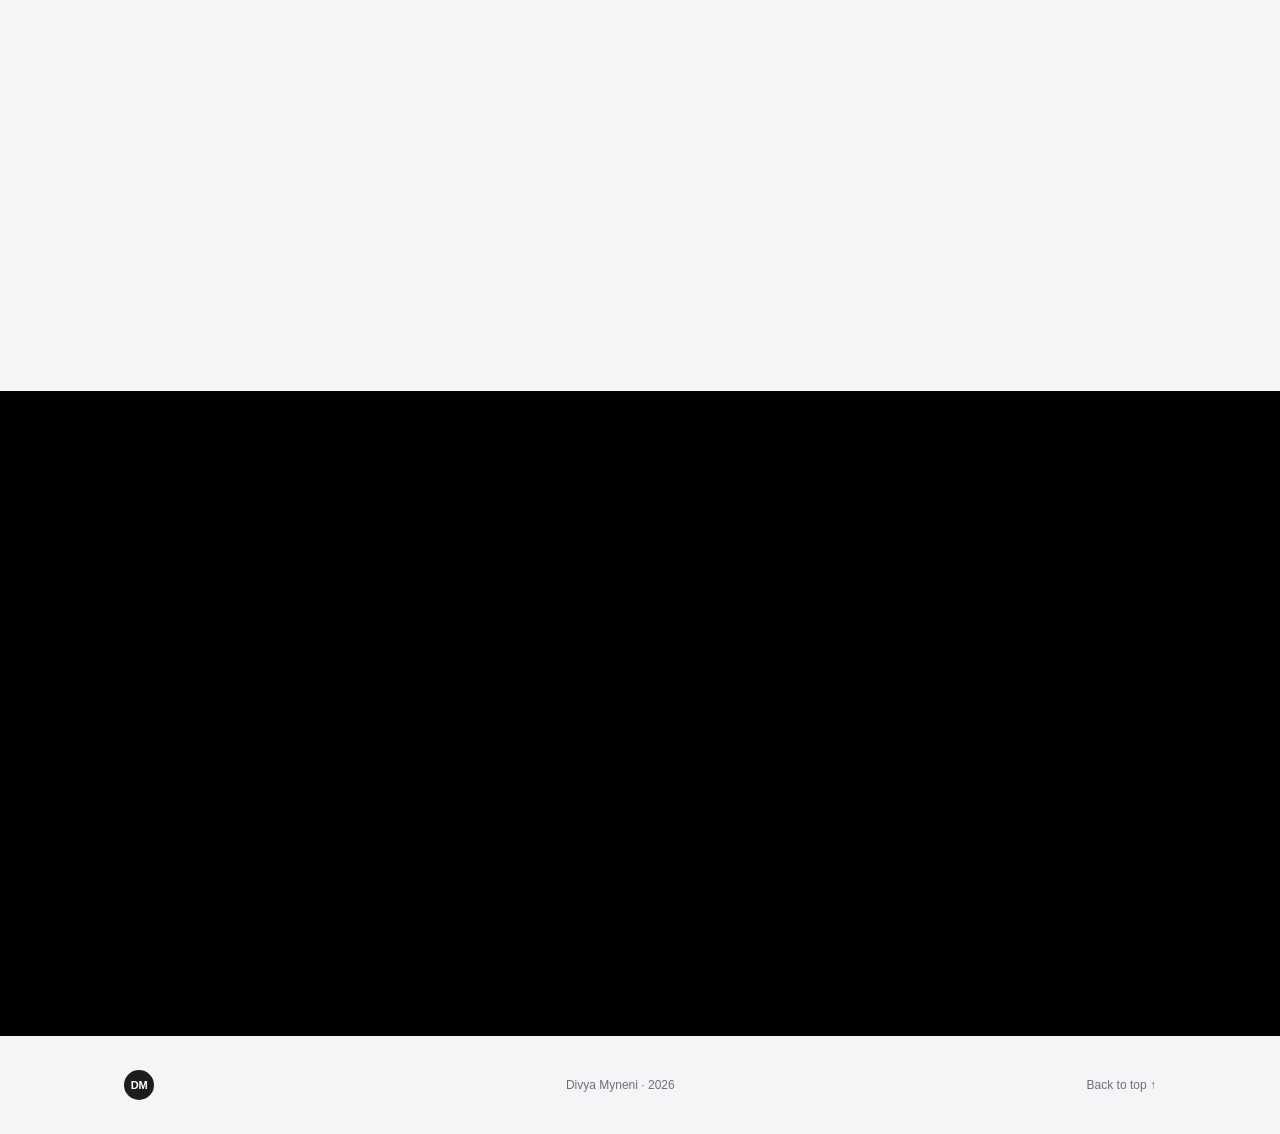
<file: indivProject.html>
<!doctype html><html lang="en"><head><meta charset="utf-8"><meta name="viewport" content="width=device-width,initial-scale=1"><meta http-equiv="refresh" content="0;url=index.html#expertise"><title>Divya Myneni Expertise</title></head><body><p><a href="index.html#expertise">Continue to Expertise</a></p></body></html>
</file>
<file: main.3f6952e4.css>
:root{--ink:#1d1d1f;--muted:#6e6e73;--blue:#0071e3;--canvas:#f5f5f7;--line:#d2d2d7;--radius:30px}*{box-sizing:border-box}html{scroll-behavior:smooth}body{margin:0;color:var(--ink);background:var(--canvas);font-family:-apple-system,BlinkMacSystemFont,"SF Pro Display","Segoe UI",sans-serif;-webkit-font-smoothing:antialiased}a{color:inherit;text-decoration:none}button{font:inherit}.site-header{position:fixed;inset:0 0 auto;z-index:20;background:rgba(250,250,252,.78);backdrop-filter:saturate(180%) blur(20px);border-bottom:1px solid rgba(0,0,0,.06)}.nav-shell{max-width:1080px;height:52px;margin:auto;padding:0 24px;display:flex;align-items:center;justify-content:space-between}.wordmark{width:30px;height:30px;display:grid;place-items:center;border-radius:50%;color:#fff;background:#1d1d1f;font-size:11px;font-weight:700;letter-spacing:-.03em}.nav-links{display:flex;align-items:center;gap:32px;font-size:12px;color:#343438}.nav-links a{transition:color .2s ease}.nav-links a:hover{color:var(--blue)}.nav-resume{padding:7px 14px;border-radius:999px;background:#1d1d1f;color:#fff!important}.menu-toggle{display:none;border:0;background:none}.hero{min-height:92vh;padding:140px 24px 80px;display:grid;place-items:center;position:relative;overflow:hidden;background:radial-gradient(circle at 50% 78%,#dcecff 0,#f5f5f7 38%,#fff 78%)}.hero-glow{position:absolute;width:560px;height:560px;top:34%;left:50%;transform:translate(-50%,-50%);background:radial-gradient(circle,rgba(0,113,227,.13),transparent 65%);filter:blur(18px)}.hero-content{width:min(1040px,100%);position:relative;text-align:center}.eyebrow{margin:0 0 20px;color:var(--blue);font-size:17px;line-height:1.3;font-weight:600;letter-spacing:-.01em}h1,h2,h3,p{margin-top:0}h1{margin-bottom:0;font-size:clamp(56px,8.2vw,112px);line-height:.92;letter-spacing:-.072em;font-weight:700}h2{margin-bottom:0;font-size:clamp(44px,6vw,78px);line-height:.98;letter-spacing:-.057em}h3{letter-spacing:-.035em}.hero-copy{width:min(680px,100%);margin:34px auto 0;color:var(--muted);font-size:clamp(20px,2.15vw,28px);line-height:1.3;font-weight:500;letter-spacing:-.025em}.hero-actions{margin-top:34px;display:flex;justify-content:center;align-items:center;gap:28px}.button{display:inline-flex;min-height:46px;align-items:center;justify-content:center;padding:0 23px;border-radius:999px;font-size:16px;font-weight:500}.button-primary{background:var(--blue);color:#fff}.button-primary:hover{background:#0077ed}.text-link{color:var(--blue);font-size:17px}.text-link:hover{text-decoration:underline}.security-orbit{position:relative;width:min(540px,88vw);height:220px;margin:54px auto -80px;perspective:800px}.orbit{position:absolute;inset:46px 40px;border:1px solid rgba(0,113,227,.26);border-radius:50%;transform:rotateX(64deg)}.orbit-two{inset:20px 95px;transform:rotateX(64deg) rotateZ(65deg);border-color:rgba(88,86,214,.22)}.core{position:absolute;left:50%;top:51%;transform:translate(-50%,-50%);width:96px;height:96px;display:grid;place-items:center;border-radius:32px;color:#fff;background:linear-gradient(145deg,#111,#35353a);box-shadow:0 24px 60px rgba(0,0,0,.2),inset 0 1px rgba(255,255,255,.2)}.core span{font-size:17px;font-weight:650;letter-spacing:-.02em}.orbit-label{position:absolute;padding:8px 12px;border:1px solid rgba(0,0,0,.07);border-radius:999px;background:rgba(255,255,255,.8);backdrop-filter:blur(16px);color:var(--muted);font-size:12px;box-shadow:0 8px 30px rgba(0,0,0,.06)}.label-one{left:8%;top:42%}.label-two{right:6%;top:34%}.label-three{right:23%;bottom:9%}.preview-strip{min-height:112px;padding:24px 32px;display:flex;align-items:center;justify-content:center;gap:42px;background:#fff;text-align:center}.preview-strip p{margin:0}.preview-strip strong,.preview-strip span{display:block}.preview-strip strong{font-size:22px;letter-spacing:-.035em}.preview-strip span{margin-top:5px;color:var(--muted);font-size:12px}.preview-strip i{width:1px;height:38px;background:var(--line)}.section{max-width:1160px;margin:auto;padding:150px 32px}.section-heading{max-width:880px}.section-heading>p:last-child{max-width:690px;margin:28px 0 0;color:var(--muted);font-size:22px;line-height:1.45;letter-spacing:-.025em}.bento-grid{display:grid;grid-template-columns:1.15fr .85fr;gap:22px;margin-top:70px}.bento-card{min-height:520px;padding:42px;border-radius:var(--radius);position:relative;overflow:hidden;display:flex;flex-direction:column;justify-content:space-between}.bento-card h3{max-width:620px;margin:12px 0 20px;font-size:clamp(32px,4vw,54px);line-height:1}.bento-card p:last-child{max-width:580px;margin-bottom:0;font-size:17px;line-height:1.5}.card-number{position:absolute;right:34px;top:30px;font-size:13px;opacity:.54}.card-kicker{font-size:14px;font-weight:650}.bento-dark{background:#000;color:#f5f5f7}.bento-dark p:last-child{color:#a1a1a6}.bento-blue{background:linear-gradient(145deg,#0066cc,#2997ff);color:#fff}.bento-blue p:last-child{color:rgba(255,255,255,.75)}.bento-light{background:#fff;border:1px solid rgba(0,0,0,.04)}.bento-light p:last-child{color:var(--muted)}.bento-wide{grid-column:span 2;min-height:570px}.role-stack{height:122px;margin-top:40px;display:flex;align-items:flex-end;justify-content:center}.role-stack span{width:27%;max-width:210px;margin:0 -12px;padding:18px;text-align:center;border:1px solid rgba(255,255,255,.2);border-radius:18px;background:rgba(255,255,255,.09);box-shadow:0 12px 35px rgba(0,0,0,.35);font-size:13px;transform:translateY(calc(var(--i, 0)*1px))}.role-stack span:nth-child(1){--i:18}.role-stack span:nth-child(2){--i:3}.role-stack span:nth-child(3){--i:-10}.role-stack span:nth-child(4){--i:6}.status-pill{width:max-content;margin-top:48px;padding:12px 16px;border-radius:999px;background:rgba(255,255,255,.14);font-size:14px}.status-pill span{display:inline-block;width:8px;height:8px;margin-right:8px;border-radius:50%;background:#7dffb2;box-shadow:0 0 18px #7dffb2}.metric{margin-top:38px}.metric strong{display:block;font-size:74px;line-height:1;letter-spacing:-.06em}.metric span{color:var(--muted)}.mini-bars{display:flex;align-items:flex-end;gap:9px;height:110px}.mini-bars span{flex:1;border-radius:10px 10px 3px 3px;background:linear-gradient(#2997ff,#0071e3)}.mini-bars span:nth-child(1){height:44%}.mini-bars span:nth-child(2){height:66%}.mini-bars span:nth-child(3){height:82%}.mini-bars span:nth-child(4){height:100%}.experience-section{max-width:1080px}.timeline{margin-top:72px;border-top:1px solid var(--line)}.role{display:grid;grid-template-columns:240px 1fr;gap:54px;padding:58px 0;border-bottom:1px solid var(--line)}.role-date,.current-dot{display:block;font-size:13px}.current-dot{width:max-content;margin-top:13px;padding:6px 10px;border-radius:999px;background:#e3f2ff;color:#0066cc;font-weight:650}.company{margin-bottom:12px;color:var(--blue);font-size:15px;font-weight:600}.role-main h3{margin-bottom:20px;font-size:clamp(30px,4vw,46px);line-height:1.05}.role-summary{max-width:700px;margin-bottom:24px;color:var(--muted);font-size:18px;line-height:1.55}.role-points{margin:0;padding-left:20px;color:#424245;line-height:1.55}.role-points li+li{margin-top:10px}.toolkit-section{padding-top:40px}.toolkit-panel{padding:74px;border-radius:var(--radius);background:#101012;color:#f5f5f7}.toolkit-panel h2{max-width:780px}.skills-cloud{display:flex;flex-wrap:wrap;gap:11px;margin-top:56px}.skills-cloud span{padding:12px 17px;border:1px solid #3a3a3c;border-radius:999px;color:#d2d2d7;background:#1c1c1e;font-size:14px}.modules{display:grid;grid-template-columns:repeat(3,1fr);gap:10px;margin-top:54px}.modules p{margin:0;padding:28px;border-radius:18px;background:linear-gradient(145deg,#1d1d1f,#29292d);font-size:34px;font-weight:700;letter-spacing:-.04em;text-align:center}.education-grid{display:grid;grid-template-columns:1fr 1fr;gap:22px;margin-top:70px}.degree{min-height:330px;padding:38px;border-radius:var(--radius);background:#fff;display:flex;flex-direction:column}.degree-feature{grid-column:span 2;min-height:390px;display:grid;grid-template-columns:1fr auto;align-items:center;background:linear-gradient(135deg,#e8f3ff,#fff)}.degree span{color:var(--blue);font-size:14px;font-weight:650}.degree h3{margin:20px 0 12px;font-size:36px;line-height:1}.degree p{color:var(--muted);font-size:19px}.degree strong{margin-top:auto;font-size:15px}.degree-mark{width:170px;height:170px;display:grid;place-items:center;border-radius:48px;background:linear-gradient(145deg,#0066cc,#4fb1ff);color:#fff;font-size:56px;font-weight:700;letter-spacing:-.06em;box-shadow:0 24px 55px rgba(0,113,227,.22)}.profile-section{padding-top:40px}.profile-card{min-height:610px;display:grid;grid-template-columns:.82fr 1.18fr;overflow:hidden;border-radius:var(--radius);background:#fff}.profile-image-wrap{background:#e8e8ed;overflow:hidden}.profile-image-wrap img{width:100%;height:100%;object-fit:cover;object-position:center 24%}.profile-copy{padding:74px;display:flex;flex-direction:column;justify-content:center}.profile-copy h2{margin-bottom:28px}.profile-copy>p:not(.eyebrow){margin-bottom:30px;color:var(--muted);font-size:21px;line-height:1.5}.contact-section{padding:150px 30px;background:#000;color:#f5f5f7;text-align:center}.contact-inner{max-width:900px;margin:auto}.contact-section h2{font-size:clamp(52px,8vw,96px)}.contact-copy{max-width:680px;margin:30px auto;color:#a1a1a6;font-size:21px;line-height:1.45}.contact-actions{margin-top:38px;display:flex;justify-content:center;align-items:center;gap:26px}.button-light{background:#f5f5f7;color:#1d1d1f}.light-link{color:#2997ff}.location{margin:58px 0 0;color:#86868b;font-size:13px}footer{max-width:1080px;margin:auto;padding:34px 24px;display:flex;align-items:center;justify-content:space-between;color:var(--muted);font-size:12px}footer p{margin:0}.reveal{opacity:0;transform:translateY(28px);transition:opacity .75s ease,transform .75s cubic-bezier(.2,.7,.2,1)}.reveal.visible{opacity:1;transform:none}@media(max-width:800px){.nav-links{position:absolute;inset:52px 0 auto;display:none;padding:24px;background:rgba(250,250,252,.97);flex-direction:column;align-items:flex-start;gap:22px;font-size:17px;border-bottom:1px solid rgba(0,0,0,.07)}.nav-links.open{display:flex}.menu-toggle{display:block}.hero{min-height:88vh;padding-top:112px}.hero-actions,.contact-actions{flex-direction:column;gap:18px}.preview-strip{flex-direction:column;gap:12px}.preview-strip i{width:24px;height:1px}.section{padding:110px 22px}.bento-grid,.education-grid{grid-template-columns:1fr}.bento-card,.bento-wide{grid-column:auto;min-height:470px;padding:30px}.role{grid-template-columns:1fr;gap:22px}.toolkit-panel{padding:44px 26px}.modules{grid-template-columns:1fr}.degree-feature{grid-column:auto;grid-template-columns:1fr}.degree-mark{width:110px;height:110px;margin-top:38px;border-radius:32px;font-size:38px}.profile-card{grid-template-columns:1fr}.profile-image-wrap{height:500px}.profile-copy{padding:46px 30px}.contact-section{padding:110px 22px}footer{gap:20px}footer p{display:none}}@media(prefers-reduced-motion:reduce){html{scroll-behavior:auto}.reveal{opacity:1;transform:none;transition:none}}
</file>
<file: toolkit.css>
.toolkit-groups {
  display: grid;
  grid-template-columns: repeat(2, minmax(0, 1fr));
  gap: 14px;
  margin-top: 56px;
}

.toolkit-group {
  padding: 28px;
  border: 1px solid #343438;
  border-radius: 20px;
  background: #1c1c1e;
}

.toolkit-group h3 { margin: 0 0 16px; color: #fff; font-size: 20px; }
.toolkit-group p { margin: 0; color: #a1a1a6; font-size: 15px; line-height: 1.7; }
.toolkit-tools, .toolkit-modules { grid-column: 1 / -1; }
.skill-tags { display: flex; flex-wrap: wrap; gap: 10px; }
.skill-tags span { padding: 10px 15px; border: 1px solid #3a3a3c; border-radius: 999px; color: #d2d2d7; background: #252527; font-size: 14px; }
.module-grid { display: grid; grid-template-columns: repeat(3, minmax(0, 1fr)); gap: 10px; }
.module-grid div { min-height: 150px; padding: 24px; border-radius: 16px; background: linear-gradient(145deg, #252527, #303034); display: flex; flex-direction: column; gap: 14px; }
.module-grid strong { font-size: 30px; letter-spacing: -.04em; }
.module-grid span { color: #a1a1a6; font-size: 14px; line-height: 1.55; }

/* Keep the feature card compact now that its copy carries more detail. */
.bento-wide { min-height: 440px; }
.bento-wide .role-stack { height: 88px; margin-top: 24px; }

.certifications { margin-top: 22px; padding: 40px; border-radius: 30px; background: #fff; }
.certifications-heading { display: flex; align-items: flex-end; justify-content: space-between; gap: 20px; cursor: pointer; list-style: none; }
.certifications-heading::-webkit-details-marker { display: none; }
.certifications-heading:focus-visible { outline: 3px solid rgba(0,113,227,.35); outline-offset: 8px; border-radius: 8px; }
.certifications-title { display: flex; flex-direction: column; }
.certifications-title small { color: #0071e3; font-size: 14px; font-weight: 650; }
.certifications-title b { margin-top: 10px; color: #1d1d1f; font-size: clamp(34px, 4vw, 50px); line-height: 1; letter-spacing: -.035em; }
.certifications-heading strong { color: #0071e3; font-size: 14px; white-space: nowrap; }
.certifications-heading i { display: inline-block; margin-left: 8px; font-size: 18px; font-style: normal; transition: transform .25s ease; }
.certifications[open] .certifications-heading { padding-bottom: 28px; border-bottom: 1px solid #d2d2d7; }
.certifications[open] .certifications-heading i { transform: rotate(180deg); }
.certification-list { margin: 0; padding: 0; list-style: none; }
.certification-list li { display: grid; grid-template-columns: 44px 1fr auto; gap: 18px; align-items: center; padding: 24px 0; border-bottom: 1px solid #e5e5e7; }
.certification-list li:last-child { border-bottom: 0; padding-bottom: 0; }
.certification-list li > span { color: #86868b; font-size: 12px; }
.certification-list p { margin: 0; font-size: 17px; font-weight: 600; line-height: 1.35; letter-spacing: -.015em; }
.certification-list em { color: #6e6e73; font-size: 13px; font-style: normal; white-space: nowrap; }

@media (max-width: 800px) {
  .toolkit-groups, .module-grid { grid-template-columns: 1fr; }
  .toolkit-tools, .toolkit-modules { grid-column: auto; }
  .toolkit-group { padding: 22px; }
  .bento-wide { min-height: 420px; }
  .certifications { padding: 28px 22px; }
  .certifications-heading { align-items: flex-start; flex-direction: column; }
  .certification-list li { grid-template-columns: 32px 1fr; gap: 12px; }
  .certification-list em { grid-column: 2; }
}

/* Compact rhythm across the full portfolio. */
.section { padding-top: 110px; padding-bottom: 110px; }
.intro-section { padding-bottom: 48px; }
.experience-section { padding-top: 32px; }
.experience-section { padding-bottom: 40px; }
.toolkit-section { padding-top: 20px; }
.bento-grid { gap: 16px; margin-top: 52px; }
.bento-card { min-height: 420px; padding: 36px; }
.bento-wide { min-height: 410px; }
.timeline { margin-top: 54px; }
.role { padding-top: 44px; padding-bottom: 44px; }
.toolkit-section, .profile-section { padding-top: 24px; }
.toolkit-section { padding-bottom: 48px; }
.education-section { padding-top: 32px; }
.toolkit-panel { padding: 58px; }
.toolkit-groups { gap: 11px; margin-top: 42px; }
.toolkit-group { padding: 24px; }
.education-grid { margin-top: 52px; }
.degree { min-height: 290px; }
.degree-feature { min-height: 300px; grid-template-columns: 1fr; }
.profile-card { min-height: 540px; }
.profile-image-wrap { height: auto; aspect-ratio: 4 / 5; }
.profile-image-wrap img { object-fit: contain; object-position: center; }
.profile-copy { padding: 58px; }
.contact-section { padding-top: 105px; padding-bottom: 105px; }

@media (max-width: 800px) {
  .section { padding: 76px 20px; }
  .intro-section { padding-bottom: 34px; }
  .experience-section { padding-top: 20px; }
  .experience-section { padding-bottom: 28px; }
  .toolkit-section { padding-top: 10px; }
  .preview-strip { min-height: 116px; padding: 22px 18px; display: grid; grid-template-columns: repeat(3, minmax(0, 1fr)); gap: 12px; }
  .preview-strip i { display: none; }
  .preview-strip strong { font-size: 18px; }
  .preview-strip span { font-size: 11px; }
  .bento-grid { margin-top: 40px; gap: 12px; }
  .bento-card, .bento-wide { min-height: 0; padding: 28px; }
  .bento-card { gap: 28px; }
  .bento-wide .role-stack { height: 72px; margin-top: 10px; }
  .role-stack span { padding: 13px 8px; }
  .timeline { margin-top: 40px; }
  .role { padding: 34px 0; }
  .toolkit-section, .profile-section { padding-top: 12px; }
  .toolkit-section { padding-bottom: 34px; }
  .education-section { padding-top: 20px; }
  .toolkit-panel { padding: 34px 22px; }
  .toolkit-groups { margin-top: 34px; gap: 10px; }
  .toolkit-group { padding: 20px; }
  .module-grid div { min-height: 0; }
  .education-grid { margin-top: 40px; gap: 12px; }
  .degree, .degree-feature { min-height: 260px; padding: 28px; }
  .profile-card { min-height: 0; }
  .profile-image-wrap { height: auto; aspect-ratio: 4 / 5; }
  .profile-copy { padding: 38px 28px; }
  .contact-section { padding: 82px 20px; }
  .location { margin-top: 38px; }
}

@media (max-width: 520px) {
  .preview-strip { grid-template-columns: 1fr; }
}

@media (min-width: 801px) {
  .bento-grid { grid-template-columns: repeat(3, minmax(0, 1fr)); }
  .bento-wide { grid-column: span 3; }
  .education-grid > .degree:not(.degree-feature) { grid-column: 1 / -1; min-height: 240px; }
}

/* Tight section-to-section transitions. */
.toolkit-section { padding-top: 20px; }
.education-section { padding-bottom: 40px; }
.profile-section { padding-top: 20px; }

@media (max-width: 800px) {
  .toolkit-section { padding-top: 10px; }
  .education-section { padding-bottom: 28px; }
  .profile-section { padding-top: 10px; }
}

/* Final unified spacing rhythm. */
.intro-section { padding-top: 72px; padding-bottom: 38px; }
.experience-section { padding-top: 22px; padding-bottom: 34px; }
.toolkit-section { padding-top: 16px; padding-bottom: 38px; }
.education-section { padding-top: 22px; padding-bottom: 34px; }
.profile-section { padding-top: 16px; padding-bottom: 34px; }
.contact-section { padding-top: 64px; padding-bottom: 72px; }
.bento-grid { margin-top: 38px; }
.timeline { margin-top: 40px; }
.toolkit-groups { margin-top: 34px; }
.education-grid { margin-top: 40px; }
.certifications { margin-top: 14px; }

@media (max-width: 800px) {
  .intro-section { padding-top: 52px; padding-bottom: 28px; }
  .experience-section { padding-top: 14px; padding-bottom: 24px; }
  .toolkit-section { padding-top: 8px; padding-bottom: 28px; }
  .education-section { padding-top: 14px; padding-bottom: 24px; }
  .profile-section { padding-top: 8px; padding-bottom: 28px; }
  .contact-section { padding-top: 54px; padding-bottom: 60px; }
  .bento-grid { margin-top: 28px; }
  .timeline { margin-top: 30px; }
  .toolkit-groups { margin-top: 26px; }
  .education-grid { margin-top: 28px; }
  .certifications { margin-top: 12px; }
}
</file>
